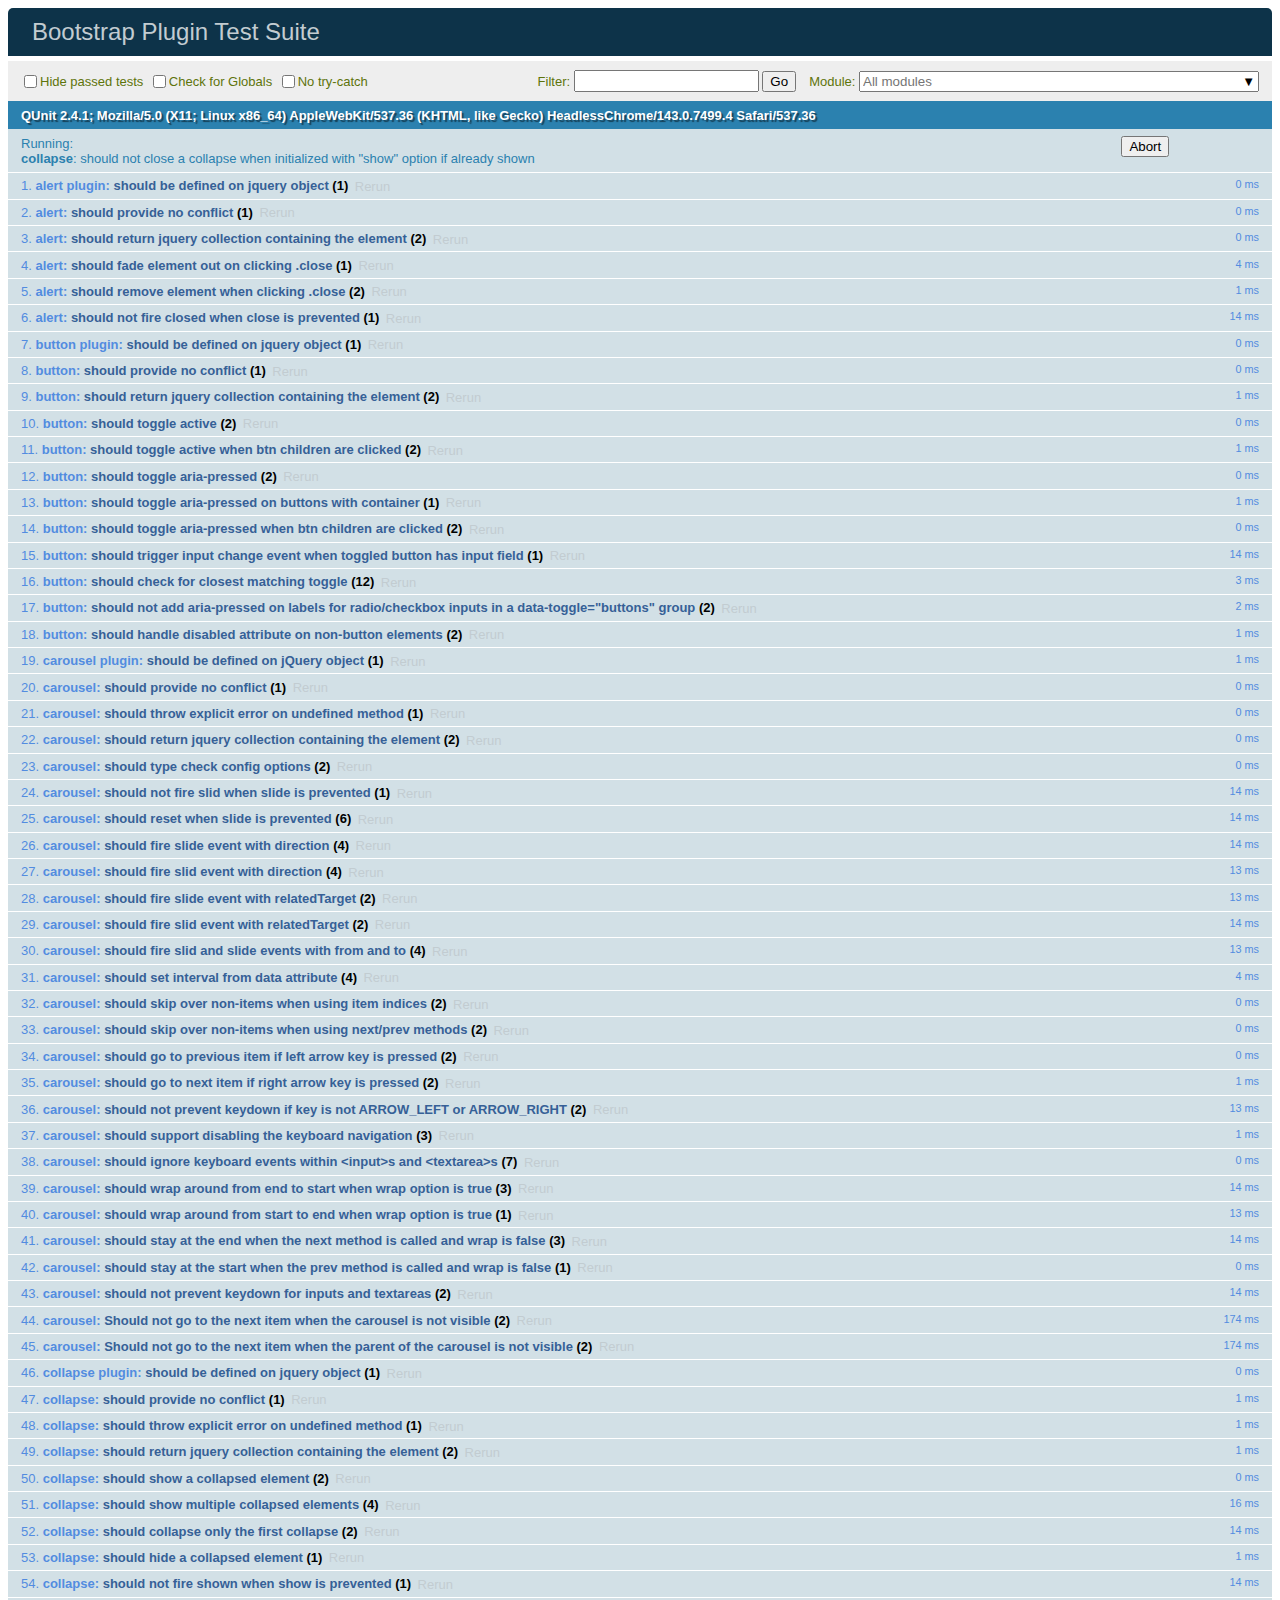
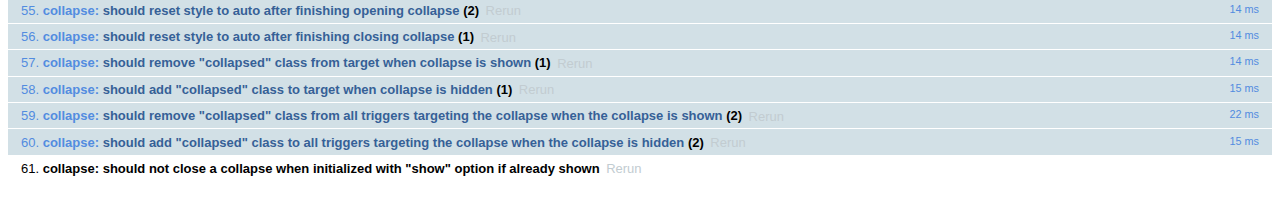
<file: public/css/bootstrap-4.0.0/js/tests/index.html>
<!doctype html>
<html lang="en">
  <head>
    <meta charset="utf-8">
    <meta name="viewport" content="width=device-width, initial-scale=1, shrink-to-fit=no">
    <title>Bootstrap Plugin Test Suite</title>

    <!-- jQuery -->
    <script>
      (function () {
        var path = '../../assets/js/vendor/jquery-slim.min.js'
        // get jquery param from the query string.
        var jQueryVersion = location.search.match(/[?&]jquery=(.*?)(?=&|$)/)

        // If a version was specified, use that version from our vendor folder
        if (jQueryVersion) {
          path = 'vendor/jquery-' + jQueryVersion[1] + '.min.js'
        }
        document.write('<script src="' + path + '"><\/script>')
      }())
    </script>
    <script src="../../assets/js/vendor/popper.min.js"></script>

    <!-- QUnit -->
    <link rel="stylesheet" href="vendor/qunit.css" media="screen">
    <script src="vendor/qunit.js"></script>

    <script>
      // Disable jQuery event aliases to ensure we don't accidentally use any of them
      [
        'blur',
        'focus',
        'focusin',
        'focusout',
        'resize',
        'scroll',
        'click',
        'dblclick',
        'mousedown',
        'mouseup',
        'mousemove',
        'mouseover',
        'mouseout',
        'mouseenter',
        'mouseleave',
        'change',
        'select',
        'submit',
        'keydown',
        'keypress',
        'keyup',
        'contextmenu'
      ].forEach(function(eventAlias) {
        $.fn[eventAlias] = function() {
          throw new Error('Using the ".' + eventAlias + '()" method is not allowed, so that Bootstrap can be compatible with custom jQuery builds which exclude the "event aliases" module that defines said method. See https://github.com/twbs/bootstrap/blob/master/CONTRIBUTING.md#js')
        }
      })

      // Require assert.expect in each test
      QUnit.config.requireExpects = true

      // See https://github.com/axemclion/grunt-saucelabs#test-result-details-with-qunit
      var log = []
      var testName

      QUnit.done(function(testResults) {
        var tests = []
        for (var i = 0; i < log.length; i++) {
          var details = log[i]
          tests.push({
            name: details.name,
            result: details.result,
            expected: details.expected,
            actual: details.actual,
            source: details.source
          })
        }
        testResults.tests = tests

        window.global_test_results = testResults
      })

      QUnit.testStart(function(testDetails) {
        QUnit.log(function(details) {
          if (!details.result) {
            details.name = testDetails.name
            log.push(details)
          }
        })
      })

      // Display fixture on-screen on iOS to avoid false positives
      // See https://github.com/twbs/bootstrap/pull/15955
      if (/iPhone|iPad|iPod/.test(navigator.userAgent)) {
        QUnit.begin(function() {
          $('#qunit-fixture').css({ top: 0, left: 0 })
        })

        QUnit.done(function() {
          $('#qunit-fixture').css({ top: '', left: '' })
        })
      }
    </script>

    <!-- Transpiled Plugins -->
    <script src="../dist/util.js"></script>
    <script src="../dist/alert.js"></script>
    <script src="../dist/button.js"></script>
    <script src="../dist/carousel.js"></script>
    <script src="../dist/collapse.js"></script>
    <script src="../dist/dropdown.js"></script>
    <script src="../dist/modal.js"></script>
    <script src="../dist/scrollspy.js"></script>
    <script src="../dist/tab.js"></script>
    <script src="../dist/tooltip.js"></script>
    <script src="../dist/popover.js"></script>

    <!-- Unit Tests -->
    <script src="unit/alert.js"></script>
    <script src="unit/button.js"></script>
    <script src="unit/carousel.js"></script>
    <script src="unit/collapse.js"></script>
    <script src="unit/dropdown.js"></script>
    <script src="unit/modal.js"></script>
    <script src="unit/scrollspy.js"></script>
    <script src="unit/tab.js"></script>
    <script src="unit/tooltip.js"></script>
    <script src="unit/popover.js"></script>
    <script src="unit/util.js"></script>
  </head>
  <body>
    <div id="qunit-container">
      <div id="qunit"></div>
      <div id="qunit-fixture"></div>
    </div>
  </body>
</html>
</file>
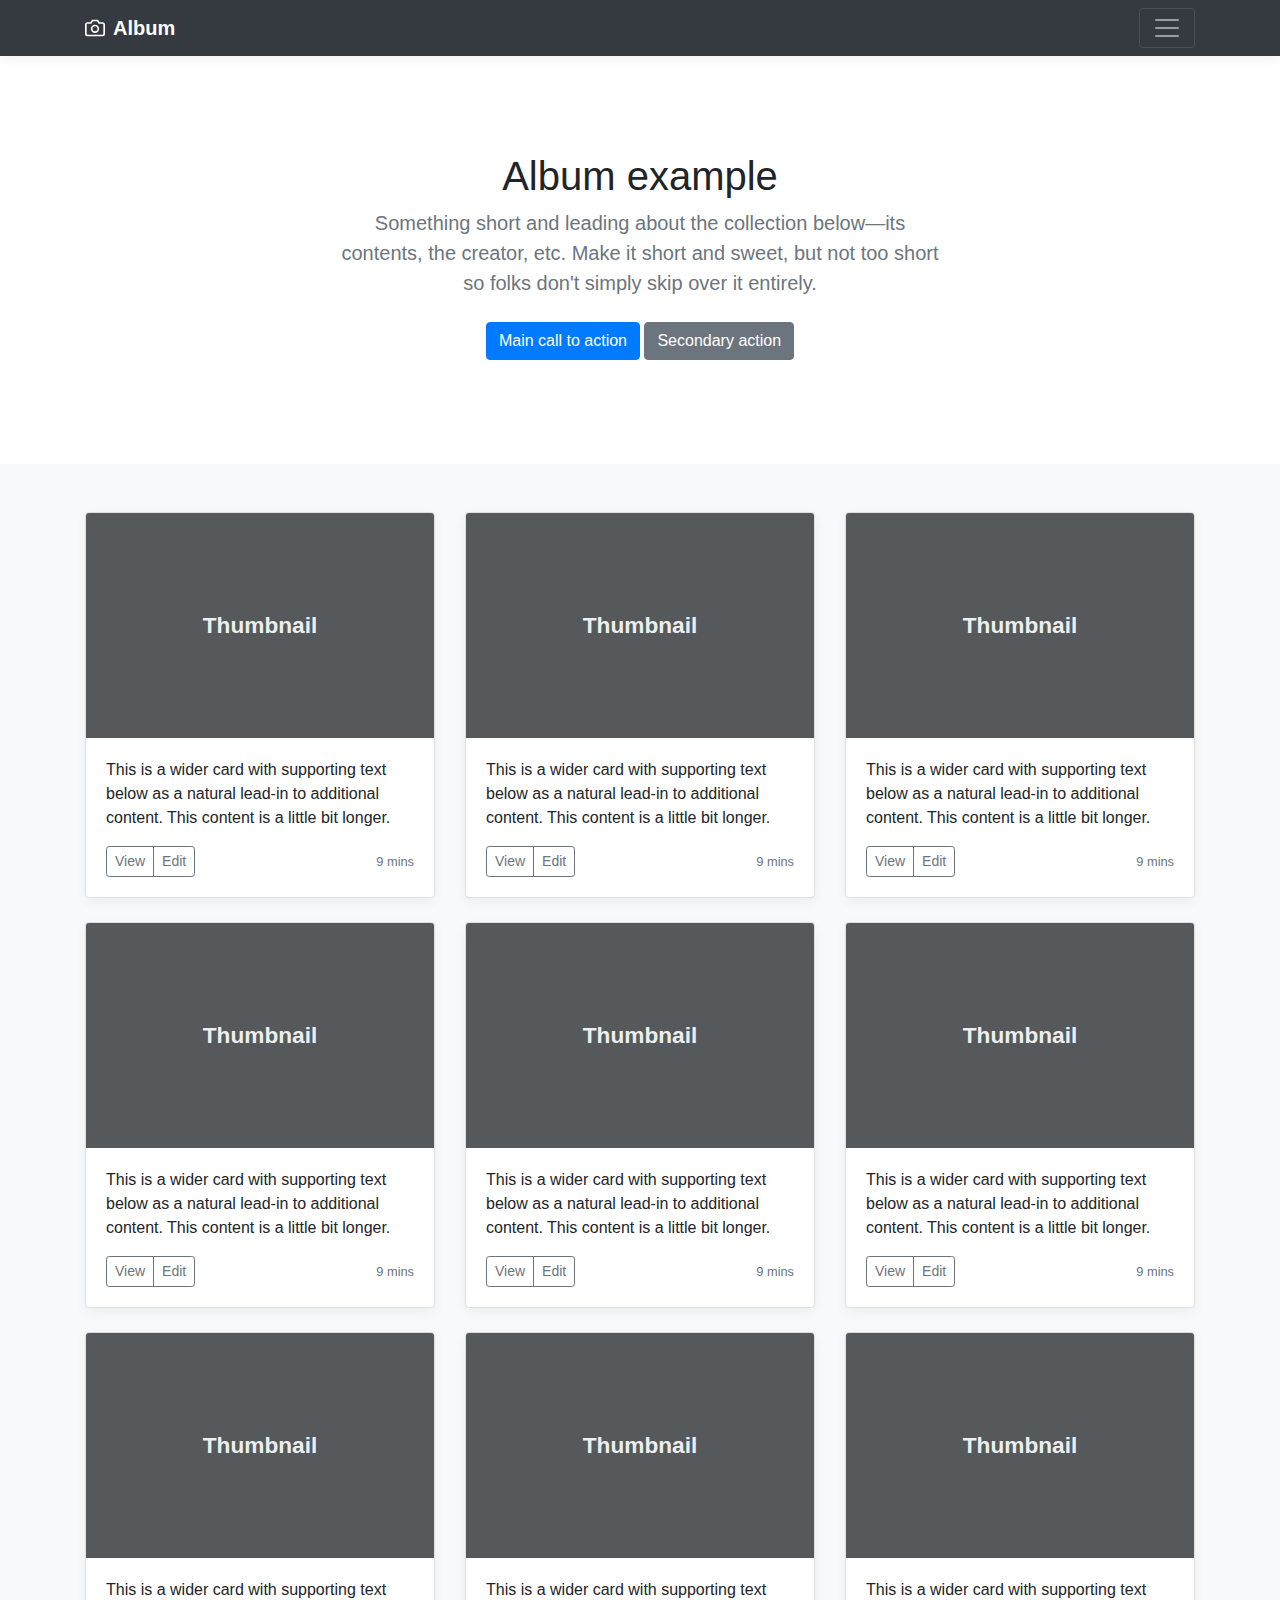
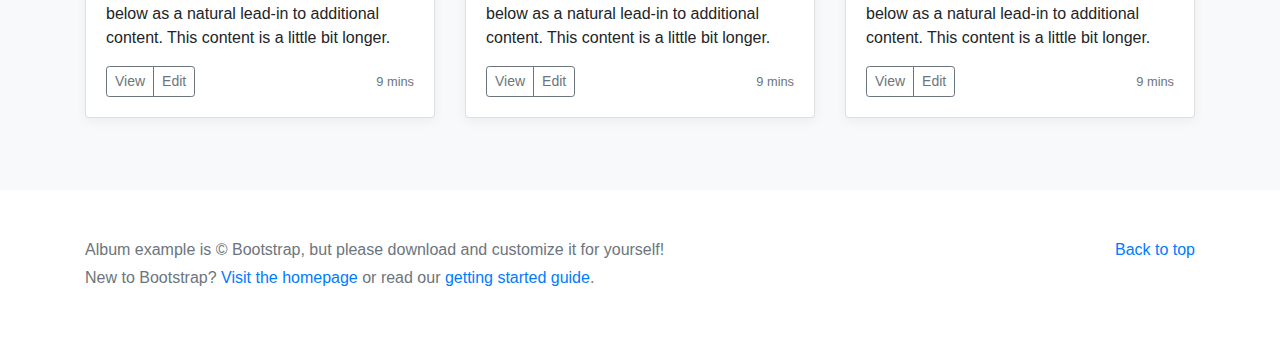
<file: public/css/bootstrap-4.0.0/docs/4.0/examples/album/index.html>
<!doctype html>
<html lang="en">
  <head>
    <meta charset="utf-8">
    <meta name="viewport" content="width=device-width, initial-scale=1, shrink-to-fit=no">
    <meta name="description" content="">
    <meta name="author" content="">
    <link rel="icon" href="../../../../favicon.ico">

    <title>Album example for Bootstrap</title>

    <!-- Bootstrap core CSS -->
    <link href="../../../../dist/css/bootstrap.min.css" rel="stylesheet">

    <!-- Custom styles for this template -->
    <link href="album.css" rel="stylesheet">
  </head>

  <body>

    <header>
      <div class="collapse bg-dark" id="navbarHeader">
        <div class="container">
          <div class="row">
            <div class="col-sm-8 col-md-7 py-4">
              <h4 class="text-white">About</h4>
              <p class="text-muted">Add some information about the album below, the author, or any other background context. Make it a few sentences long so folks can pick up some informative tidbits. Then, link them off to some social networking sites or contact information.</p>
            </div>
            <div class="col-sm-4 offset-md-1 py-4">
              <h4 class="text-white">Contact</h4>
              <ul class="list-unstyled">
                <li><a href="#" class="text-white">Follow on Twitter</a></li>
                <li><a href="#" class="text-white">Like on Facebook</a></li>
                <li><a href="#" class="text-white">Email me</a></li>
              </ul>
            </div>
          </div>
        </div>
      </div>
      <div class="navbar navbar-dark bg-dark box-shadow">
        <div class="container d-flex justify-content-between">
          <a href="#" class="navbar-brand d-flex align-items-center">
            <svg xmlns="http://www.w3.org/2000/svg" width="20" height="20" viewBox="0 0 24 24" fill="none" stroke="currentColor" stroke-width="2" stroke-linecap="round" stroke-linejoin="round" class="mr-2"><path d="M23 19a2 2 0 0 1-2 2H3a2 2 0 0 1-2-2V8a2 2 0 0 1 2-2h4l2-3h6l2 3h4a2 2 0 0 1 2 2z"></path><circle cx="12" cy="13" r="4"></circle></svg>
            <strong>Album</strong>
          </a>
          <button class="navbar-toggler" type="button" data-toggle="collapse" data-target="#navbarHeader" aria-controls="navbarHeader" aria-expanded="false" aria-label="Toggle navigation">
            <span class="navbar-toggler-icon"></span>
          </button>
        </div>
      </div>
    </header>

    <main role="main">

      <section class="jumbotron text-center">
        <div class="container">
          <h1 class="jumbotron-heading">Album example</h1>
          <p class="lead text-muted">Something short and leading about the collection below—its contents, the creator, etc. Make it short and sweet, but not too short so folks don't simply skip over it entirely.</p>
          <p>
            <a href="#" class="btn btn-primary my-2">Main call to action</a>
            <a href="#" class="btn btn-secondary my-2">Secondary action</a>
          </p>
        </div>
      </section>

      <div class="album py-5 bg-light">
        <div class="container">

          <div class="row">
            <div class="col-md-4">
              <div class="card mb-4 box-shadow">
                <img class="card-img-top" data-src="holder.js/100px225?theme=thumb&bg=55595c&fg=eceeef&text=Thumbnail" alt="Card image cap">
                <div class="card-body">
                  <p class="card-text">This is a wider card with supporting text below as a natural lead-in to additional content. This content is a little bit longer.</p>
                  <div class="d-flex justify-content-between align-items-center">
                    <div class="btn-group">
                      <button type="button" class="btn btn-sm btn-outline-secondary">View</button>
                      <button type="button" class="btn btn-sm btn-outline-secondary">Edit</button>
                    </div>
                    <small class="text-muted">9 mins</small>
                  </div>
                </div>
              </div>
            </div>
            <div class="col-md-4">
              <div class="card mb-4 box-shadow">
                <img class="card-img-top" data-src="holder.js/100px225?theme=thumb&bg=55595c&fg=eceeef&text=Thumbnail" alt="Card image cap">
                <div class="card-body">
                  <p class="card-text">This is a wider card with supporting text below as a natural lead-in to additional content. This content is a little bit longer.</p>
                  <div class="d-flex justify-content-between align-items-center">
                    <div class="btn-group">
                      <button type="button" class="btn btn-sm btn-outline-secondary">View</button>
                      <button type="button" class="btn btn-sm btn-outline-secondary">Edit</button>
                    </div>
                    <small class="text-muted">9 mins</small>
                  </div>
                </div>
              </div>
            </div>
            <div class="col-md-4">
              <div class="card mb-4 box-shadow">
                <img class="card-img-top" data-src="holder.js/100px225?theme=thumb&bg=55595c&fg=eceeef&text=Thumbnail" alt="Card image cap">
                <div class="card-body">
                  <p class="card-text">This is a wider card with supporting text below as a natural lead-in to additional content. This content is a little bit longer.</p>
                  <div class="d-flex justify-content-between align-items-center">
                    <div class="btn-group">
                      <button type="button" class="btn btn-sm btn-outline-secondary">View</button>
                      <button type="button" class="btn btn-sm btn-outline-secondary">Edit</button>
                    </div>
                    <small class="text-muted">9 mins</small>
                  </div>
                </div>
              </div>
            </div>

            <div class="col-md-4">
              <div class="card mb-4 box-shadow">
                <img class="card-img-top" data-src="holder.js/100px225?theme=thumb&bg=55595c&fg=eceeef&text=Thumbnail" alt="Card image cap">
                <div class="card-body">
                  <p class="card-text">This is a wider card with supporting text below as a natural lead-in to additional content. This content is a little bit longer.</p>
                  <div class="d-flex justify-content-between align-items-center">
                    <div class="btn-group">
                      <button type="button" class="btn btn-sm btn-outline-secondary">View</button>
                      <button type="button" class="btn btn-sm btn-outline-secondary">Edit</button>
                    </div>
                    <small class="text-muted">9 mins</small>
                  </div>
                </div>
              </div>
            </div>
            <div class="col-md-4">
              <div class="card mb-4 box-shadow">
                <img class="card-img-top" data-src="holder.js/100px225?theme=thumb&bg=55595c&fg=eceeef&text=Thumbnail" alt="Card image cap">
                <div class="card-body">
                  <p class="card-text">This is a wider card with supporting text below as a natural lead-in to additional content. This content is a little bit longer.</p>
                  <div class="d-flex justify-content-between align-items-center">
                    <div class="btn-group">
                      <button type="button" class="btn btn-sm btn-outline-secondary">View</button>
                      <button type="button" class="btn btn-sm btn-outline-secondary">Edit</button>
                    </div>
                    <small class="text-muted">9 mins</small>
                  </div>
                </div>
              </div>
            </div>
            <div class="col-md-4">
              <div class="card mb-4 box-shadow">
                <img class="card-img-top" data-src="holder.js/100px225?theme=thumb&bg=55595c&fg=eceeef&text=Thumbnail" alt="Card image cap">
                <div class="card-body">
                  <p class="card-text">This is a wider card with supporting text below as a natural lead-in to additional content. This content is a little bit longer.</p>
                  <div class="d-flex justify-content-between align-items-center">
                    <div class="btn-group">
                      <button type="button" class="btn btn-sm btn-outline-secondary">View</button>
                      <button type="button" class="btn btn-sm btn-outline-secondary">Edit</button>
                    </div>
                    <small class="text-muted">9 mins</small>
                  </div>
                </div>
              </div>
            </div>

            <div class="col-md-4">
              <div class="card mb-4 box-shadow">
                <img class="card-img-top" data-src="holder.js/100px225?theme=thumb&bg=55595c&fg=eceeef&text=Thumbnail" alt="Card image cap">
                <div class="card-body">
                  <p class="card-text">This is a wider card with supporting text below as a natural lead-in to additional content. This content is a little bit longer.</p>
                  <div class="d-flex justify-content-between align-items-center">
                    <div class="btn-group">
                      <button type="button" class="btn btn-sm btn-outline-secondary">View</button>
                      <button type="button" class="btn btn-sm btn-outline-secondary">Edit</button>
                    </div>
                    <small class="text-muted">9 mins</small>
                  </div>
                </div>
              </div>
            </div>
            <div class="col-md-4">
              <div class="card mb-4 box-shadow">
                <img class="card-img-top" data-src="holder.js/100px225?theme=thumb&bg=55595c&fg=eceeef&text=Thumbnail" alt="Card image cap">
                <div class="card-body">
                  <p class="card-text">This is a wider card with supporting text below as a natural lead-in to additional content. This content is a little bit longer.</p>
                  <div class="d-flex justify-content-between align-items-center">
                    <div class="btn-group">
                      <button type="button" class="btn btn-sm btn-outline-secondary">View</button>
                      <button type="button" class="btn btn-sm btn-outline-secondary">Edit</button>
                    </div>
                    <small class="text-muted">9 mins</small>
                  </div>
                </div>
              </div>
            </div>
            <div class="col-md-4">
              <div class="card mb-4 box-shadow">
                <img class="card-img-top" data-src="holder.js/100px225?theme=thumb&bg=55595c&fg=eceeef&text=Thumbnail" alt="Card image cap">
                <div class="card-body">
                  <p class="card-text">This is a wider card with supporting text below as a natural lead-in to additional content. This content is a little bit longer.</p>
                  <div class="d-flex justify-content-between align-items-center">
                    <div class="btn-group">
                      <button type="button" class="btn btn-sm btn-outline-secondary">View</button>
                      <button type="button" class="btn btn-sm btn-outline-secondary">Edit</button>
                    </div>
                    <small class="text-muted">9 mins</small>
                  </div>
                </div>
              </div>
            </div>
          </div>
        </div>
      </div>

    </main>

    <footer class="text-muted">
      <div class="container">
        <p class="float-right">
          <a href="#">Back to top</a>
        </p>
        <p>Album example is &copy; Bootstrap, but please download and customize it for yourself!</p>
        <p>New to Bootstrap? <a href="../../">Visit the homepage</a> or read our <a href="../../getting-started/">getting started guide</a>.</p>
      </div>
    </footer>

    <!-- Bootstrap core JavaScript
    ================================================== -->
    <!-- Placed at the end of the document so the pages load faster -->
    <script src="https://code.jquery.com/jquery-3.2.1.slim.min.js" integrity="sha384-KJ3o2DKtIkvYIK3UENzmM7KCkRr/rE9/Qpg6aAZGJwFDMVNA/GpGFF93hXpG5KkN" crossorigin="anonymous"></script>
    <script>window.jQuery || document.write('<script src="../../../../assets/js/vendor/jquery-slim.min.js"><\/script>')</script>
    <script src="../../../../assets/js/vendor/popper.min.js"></script>
    <script src="../../../../dist/js/bootstrap.min.js"></script>
    <script src="../../../../assets/js/vendor/holder.min.js"></script>
  </body>
</html>
</file>
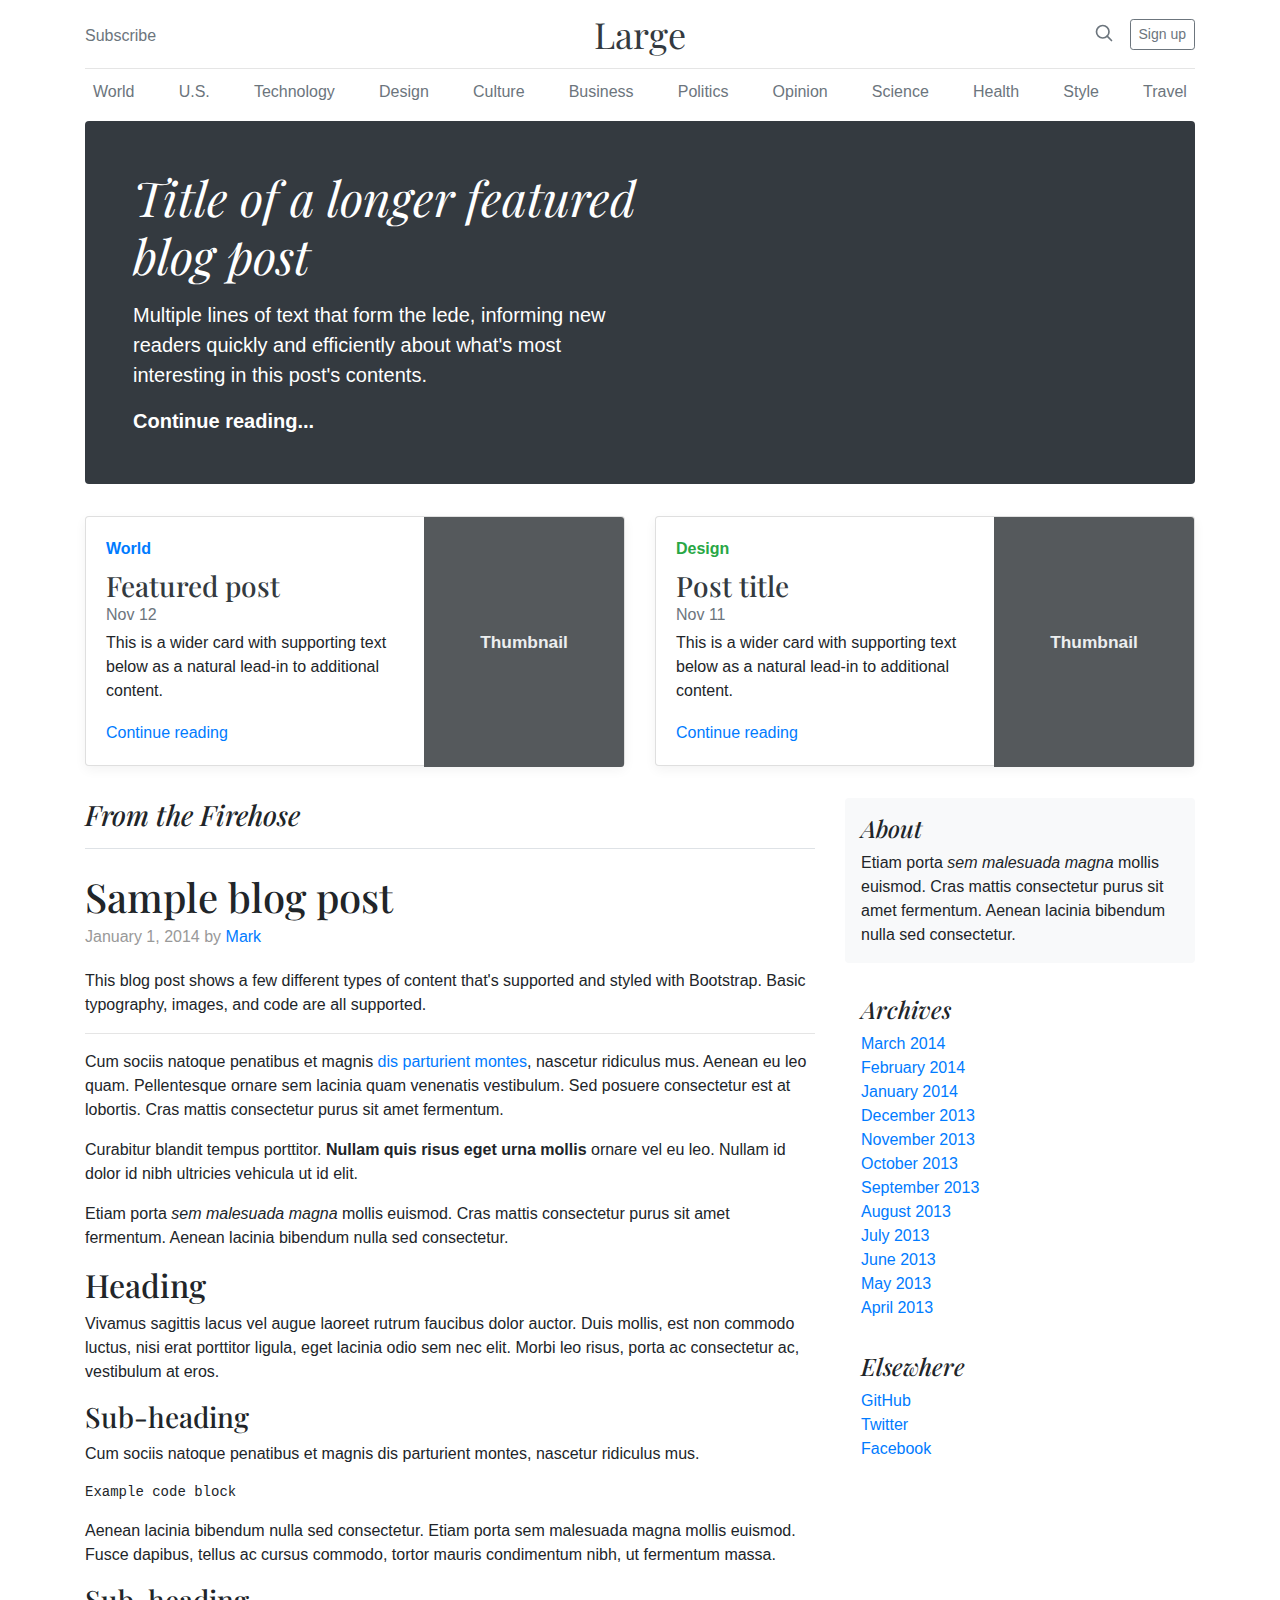
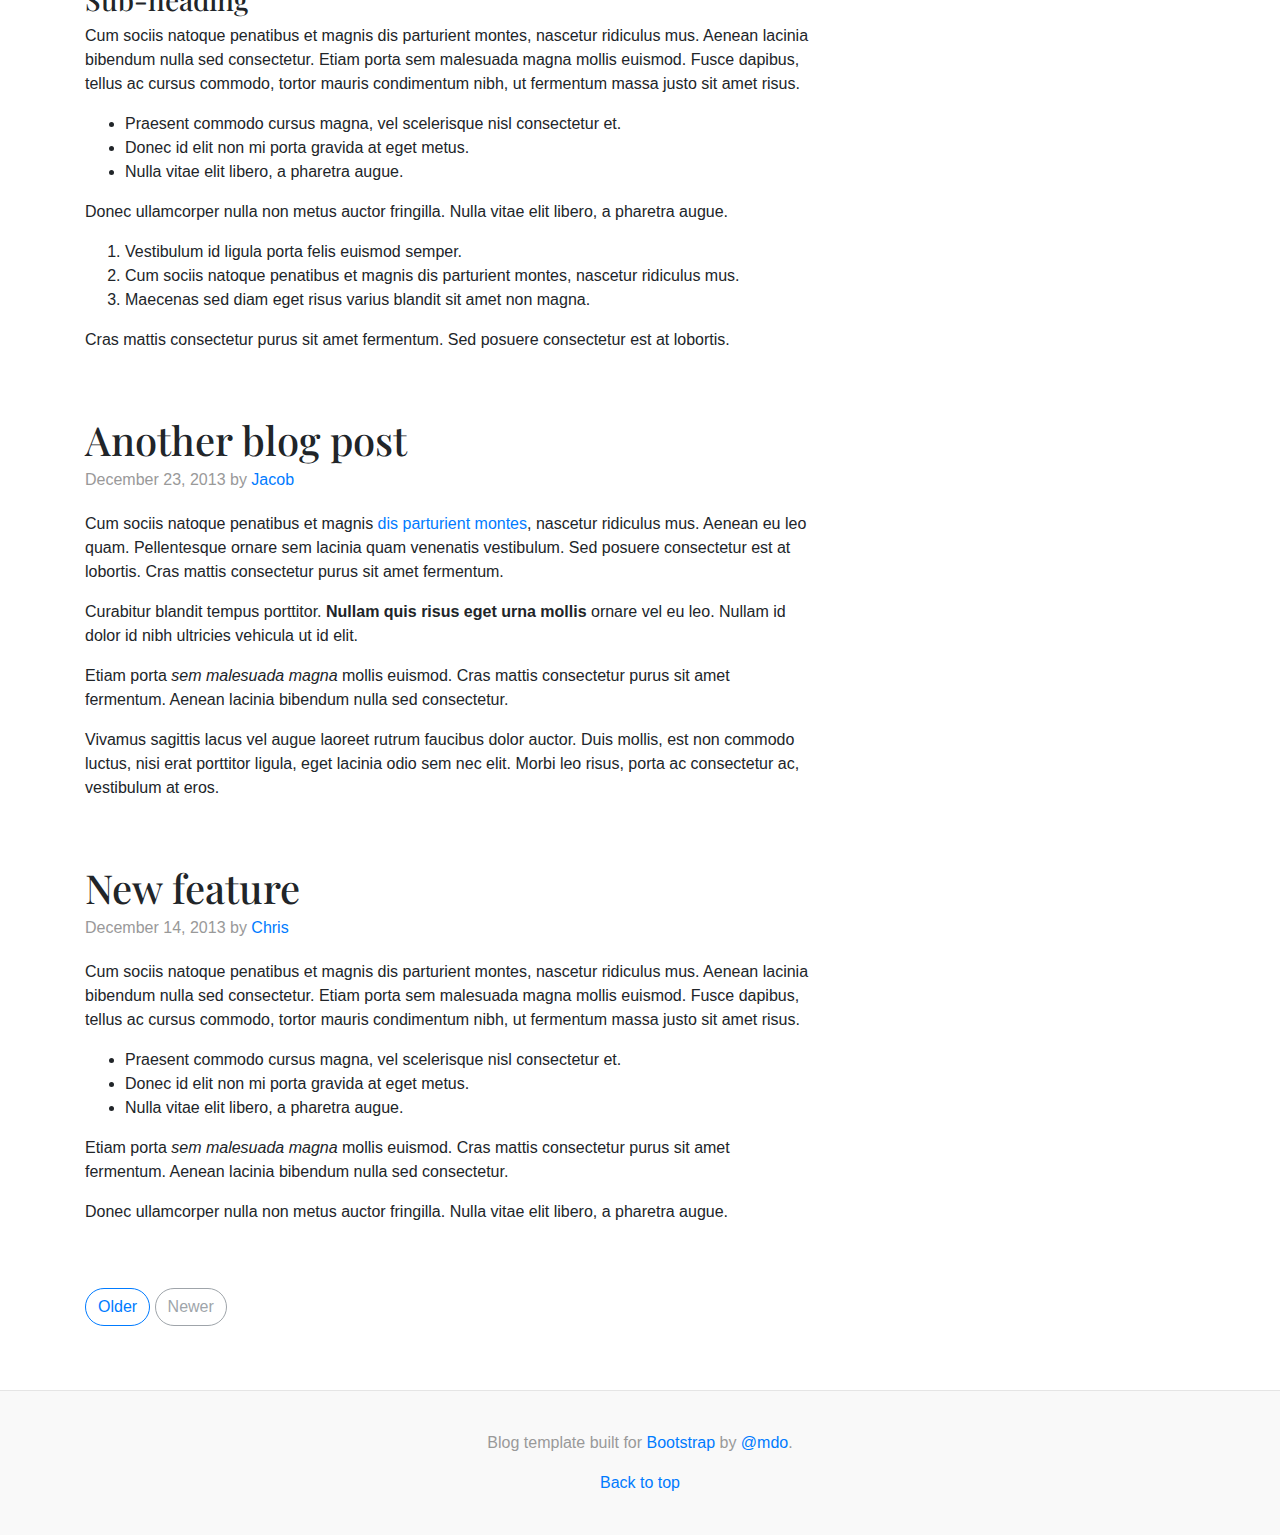
<file: public/css/bootstrap-4.0.0/docs/4.0/examples/blog/index.html>
<!doctype html>
<html lang="en">
  <head>
    <meta charset="utf-8">
    <meta name="viewport" content="width=device-width, initial-scale=1, shrink-to-fit=no">
    <meta name="description" content="">
    <meta name="author" content="">
    <link rel="icon" href="../../../../favicon.ico">

    <title>Blog Template for Bootstrap</title>

    <!-- Bootstrap core CSS -->
    <link href="../../../../dist/css/bootstrap.min.css" rel="stylesheet">

    <!-- Custom styles for this template -->
    <link href="https://fonts.googleapis.com/css?family=Playfair+Display:700,900" rel="stylesheet">
    <link href="blog.css" rel="stylesheet">
  </head>

  <body>

    <div class="container">
      <header class="blog-header py-3">
        <div class="row flex-nowrap justify-content-between align-items-center">
          <div class="col-4 pt-1">
            <a class="text-muted" href="#">Subscribe</a>
          </div>
          <div class="col-4 text-center">
            <a class="blog-header-logo text-dark" href="#">Large</a>
          </div>
          <div class="col-4 d-flex justify-content-end align-items-center">
            <a class="text-muted" href="#">
              <svg xmlns="http://www.w3.org/2000/svg" width="20" height="20" viewBox="0 0 24 24" fill="none" stroke="currentColor" stroke-width="2" stroke-linecap="round" stroke-linejoin="round" class="mx-3"><circle cx="10.5" cy="10.5" r="7.5"></circle><line x1="21" y1="21" x2="15.8" y2="15.8"></line></svg>
            </a>
            <a class="btn btn-sm btn-outline-secondary" href="#">Sign up</a>
          </div>
        </div>
      </header>

      <div class="nav-scroller py-1 mb-2">
        <nav class="nav d-flex justify-content-between">
          <a class="p-2 text-muted" href="#">World</a>
          <a class="p-2 text-muted" href="#">U.S.</a>
          <a class="p-2 text-muted" href="#">Technology</a>
          <a class="p-2 text-muted" href="#">Design</a>
          <a class="p-2 text-muted" href="#">Culture</a>
          <a class="p-2 text-muted" href="#">Business</a>
          <a class="p-2 text-muted" href="#">Politics</a>
          <a class="p-2 text-muted" href="#">Opinion</a>
          <a class="p-2 text-muted" href="#">Science</a>
          <a class="p-2 text-muted" href="#">Health</a>
          <a class="p-2 text-muted" href="#">Style</a>
          <a class="p-2 text-muted" href="#">Travel</a>
        </nav>
      </div>

      <div class="jumbotron p-3 p-md-5 text-white rounded bg-dark">
        <div class="col-md-6 px-0">
          <h1 class="display-4 font-italic">Title of a longer featured blog post</h1>
          <p class="lead my-3">Multiple lines of text that form the lede, informing new readers quickly and efficiently about what's most interesting in this post's contents.</p>
          <p class="lead mb-0"><a href="#" class="text-white font-weight-bold">Continue reading...</a></p>
        </div>
      </div>

      <div class="row mb-2">
        <div class="col-md-6">
          <div class="card flex-md-row mb-4 box-shadow h-md-250">
            <div class="card-body d-flex flex-column align-items-start">
              <strong class="d-inline-block mb-2 text-primary">World</strong>
              <h3 class="mb-0">
                <a class="text-dark" href="#">Featured post</a>
              </h3>
              <div class="mb-1 text-muted">Nov 12</div>
              <p class="card-text mb-auto">This is a wider card with supporting text below as a natural lead-in to additional content.</p>
              <a href="#">Continue reading</a>
            </div>
            <img class="card-img-right flex-auto d-none d-md-block" data-src="holder.js/200x250?theme=thumb" alt="Card image cap">
          </div>
        </div>
        <div class="col-md-6">
          <div class="card flex-md-row mb-4 box-shadow h-md-250">
            <div class="card-body d-flex flex-column align-items-start">
              <strong class="d-inline-block mb-2 text-success">Design</strong>
              <h3 class="mb-0">
                <a class="text-dark" href="#">Post title</a>
              </h3>
              <div class="mb-1 text-muted">Nov 11</div>
              <p class="card-text mb-auto">This is a wider card with supporting text below as a natural lead-in to additional content.</p>
              <a href="#">Continue reading</a>
            </div>
            <img class="card-img-right flex-auto d-none d-md-block" data-src="holder.js/200x250?theme=thumb" alt="Card image cap">
          </div>
        </div>
      </div>
    </div>

    <main role="main" class="container">
      <div class="row">
        <div class="col-md-8 blog-main">
          <h3 class="pb-3 mb-4 font-italic border-bottom">
            From the Firehose
          </h3>

          <div class="blog-post">
            <h2 class="blog-post-title">Sample blog post</h2>
            <p class="blog-post-meta">January 1, 2014 by <a href="#">Mark</a></p>

            <p>This blog post shows a few different types of content that's supported and styled with Bootstrap. Basic typography, images, and code are all supported.</p>
            <hr>
            <p>Cum sociis natoque penatibus et magnis <a href="#">dis parturient montes</a>, nascetur ridiculus mus. Aenean eu leo quam. Pellentesque ornare sem lacinia quam venenatis vestibulum. Sed posuere consectetur est at lobortis. Cras mattis consectetur purus sit amet fermentum.</p>
            <blockquote>
              <p>Curabitur blandit tempus porttitor. <strong>Nullam quis risus eget urna mollis</strong> ornare vel eu leo. Nullam id dolor id nibh ultricies vehicula ut id elit.</p>
            </blockquote>
            <p>Etiam porta <em>sem malesuada magna</em> mollis euismod. Cras mattis consectetur purus sit amet fermentum. Aenean lacinia bibendum nulla sed consectetur.</p>
            <h2>Heading</h2>
            <p>Vivamus sagittis lacus vel augue laoreet rutrum faucibus dolor auctor. Duis mollis, est non commodo luctus, nisi erat porttitor ligula, eget lacinia odio sem nec elit. Morbi leo risus, porta ac consectetur ac, vestibulum at eros.</p>
            <h3>Sub-heading</h3>
            <p>Cum sociis natoque penatibus et magnis dis parturient montes, nascetur ridiculus mus.</p>
            <pre><code>Example code block</code></pre>
            <p>Aenean lacinia bibendum nulla sed consectetur. Etiam porta sem malesuada magna mollis euismod. Fusce dapibus, tellus ac cursus commodo, tortor mauris condimentum nibh, ut fermentum massa.</p>
            <h3>Sub-heading</h3>
            <p>Cum sociis natoque penatibus et magnis dis parturient montes, nascetur ridiculus mus. Aenean lacinia bibendum nulla sed consectetur. Etiam porta sem malesuada magna mollis euismod. Fusce dapibus, tellus ac cursus commodo, tortor mauris condimentum nibh, ut fermentum massa justo sit amet risus.</p>
            <ul>
              <li>Praesent commodo cursus magna, vel scelerisque nisl consectetur et.</li>
              <li>Donec id elit non mi porta gravida at eget metus.</li>
              <li>Nulla vitae elit libero, a pharetra augue.</li>
            </ul>
            <p>Donec ullamcorper nulla non metus auctor fringilla. Nulla vitae elit libero, a pharetra augue.</p>
            <ol>
              <li>Vestibulum id ligula porta felis euismod semper.</li>
              <li>Cum sociis natoque penatibus et magnis dis parturient montes, nascetur ridiculus mus.</li>
              <li>Maecenas sed diam eget risus varius blandit sit amet non magna.</li>
            </ol>
            <p>Cras mattis consectetur purus sit amet fermentum. Sed posuere consectetur est at lobortis.</p>
          </div><!-- /.blog-post -->

          <div class="blog-post">
            <h2 class="blog-post-title">Another blog post</h2>
            <p class="blog-post-meta">December 23, 2013 by <a href="#">Jacob</a></p>

            <p>Cum sociis natoque penatibus et magnis <a href="#">dis parturient montes</a>, nascetur ridiculus mus. Aenean eu leo quam. Pellentesque ornare sem lacinia quam venenatis vestibulum. Sed posuere consectetur est at lobortis. Cras mattis consectetur purus sit amet fermentum.</p>
            <blockquote>
              <p>Curabitur blandit tempus porttitor. <strong>Nullam quis risus eget urna mollis</strong> ornare vel eu leo. Nullam id dolor id nibh ultricies vehicula ut id elit.</p>
            </blockquote>
            <p>Etiam porta <em>sem malesuada magna</em> mollis euismod. Cras mattis consectetur purus sit amet fermentum. Aenean lacinia bibendum nulla sed consectetur.</p>
            <p>Vivamus sagittis lacus vel augue laoreet rutrum faucibus dolor auctor. Duis mollis, est non commodo luctus, nisi erat porttitor ligula, eget lacinia odio sem nec elit. Morbi leo risus, porta ac consectetur ac, vestibulum at eros.</p>
          </div><!-- /.blog-post -->

          <div class="blog-post">
            <h2 class="blog-post-title">New feature</h2>
            <p class="blog-post-meta">December 14, 2013 by <a href="#">Chris</a></p>

            <p>Cum sociis natoque penatibus et magnis dis parturient montes, nascetur ridiculus mus. Aenean lacinia bibendum nulla sed consectetur. Etiam porta sem malesuada magna mollis euismod. Fusce dapibus, tellus ac cursus commodo, tortor mauris condimentum nibh, ut fermentum massa justo sit amet risus.</p>
            <ul>
              <li>Praesent commodo cursus magna, vel scelerisque nisl consectetur et.</li>
              <li>Donec id elit non mi porta gravida at eget metus.</li>
              <li>Nulla vitae elit libero, a pharetra augue.</li>
            </ul>
            <p>Etiam porta <em>sem malesuada magna</em> mollis euismod. Cras mattis consectetur purus sit amet fermentum. Aenean lacinia bibendum nulla sed consectetur.</p>
            <p>Donec ullamcorper nulla non metus auctor fringilla. Nulla vitae elit libero, a pharetra augue.</p>
          </div><!-- /.blog-post -->

          <nav class="blog-pagination">
            <a class="btn btn-outline-primary" href="#">Older</a>
            <a class="btn btn-outline-secondary disabled" href="#">Newer</a>
          </nav>

        </div><!-- /.blog-main -->

        <aside class="col-md-4 blog-sidebar">
          <div class="p-3 mb-3 bg-light rounded">
            <h4 class="font-italic">About</h4>
            <p class="mb-0">Etiam porta <em>sem malesuada magna</em> mollis euismod. Cras mattis consectetur purus sit amet fermentum. Aenean lacinia bibendum nulla sed consectetur.</p>
          </div>

          <div class="p-3">
            <h4 class="font-italic">Archives</h4>
            <ol class="list-unstyled mb-0">
              <li><a href="#">March 2014</a></li>
              <li><a href="#">February 2014</a></li>
              <li><a href="#">January 2014</a></li>
              <li><a href="#">December 2013</a></li>
              <li><a href="#">November 2013</a></li>
              <li><a href="#">October 2013</a></li>
              <li><a href="#">September 2013</a></li>
              <li><a href="#">August 2013</a></li>
              <li><a href="#">July 2013</a></li>
              <li><a href="#">June 2013</a></li>
              <li><a href="#">May 2013</a></li>
              <li><a href="#">April 2013</a></li>
            </ol>
          </div>

          <div class="p-3">
            <h4 class="font-italic">Elsewhere</h4>
            <ol class="list-unstyled">
              <li><a href="#">GitHub</a></li>
              <li><a href="#">Twitter</a></li>
              <li><a href="#">Facebook</a></li>
            </ol>
          </div>
        </aside><!-- /.blog-sidebar -->

      </div><!-- /.row -->

    </main><!-- /.container -->

    <footer class="blog-footer">
      <p>Blog template built for <a href="https://getbootstrap.com/">Bootstrap</a> by <a href="https://twitter.com/mdo">@mdo</a>.</p>
      <p>
        <a href="#">Back to top</a>
      </p>
    </footer>

    <!-- Bootstrap core JavaScript
    ================================================== -->
    <!-- Placed at the end of the document so the pages load faster -->
    <script src="https://code.jquery.com/jquery-3.2.1.slim.min.js" integrity="sha384-KJ3o2DKtIkvYIK3UENzmM7KCkRr/rE9/Qpg6aAZGJwFDMVNA/GpGFF93hXpG5KkN" crossorigin="anonymous"></script>
    <script>window.jQuery || document.write('<script src="../../../../assets/js/vendor/jquery-slim.min.js"><\/script>')</script>
    <script src="../../../../assets/js/vendor/popper.min.js"></script>
    <script src="../../../../dist/js/bootstrap.min.js"></script>
    <script src="../../../../assets/js/vendor/holder.min.js"></script>
    <script>
      Holder.addTheme('thumb', {
        bg: '#55595c',
        fg: '#eceeef',
        text: 'Thumbnail'
      });
    </script>
  </body>
</html>
</file>
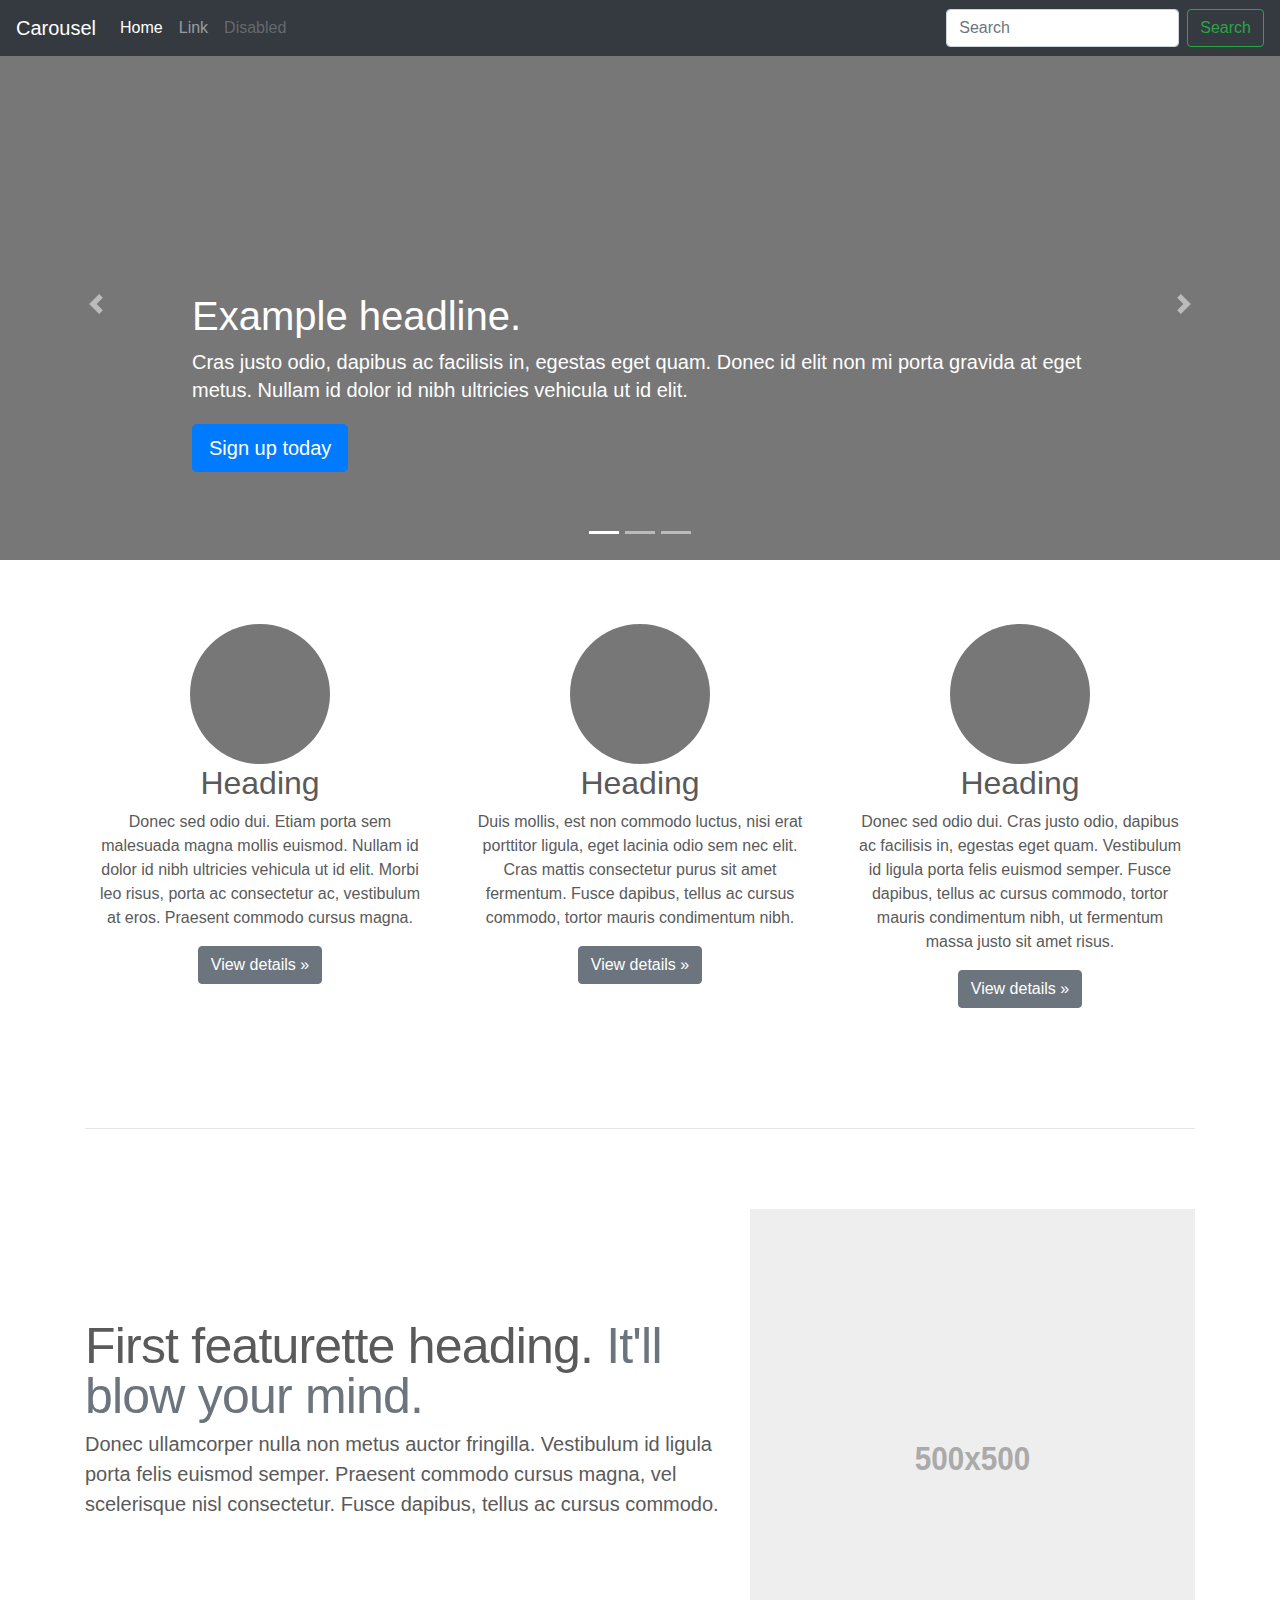
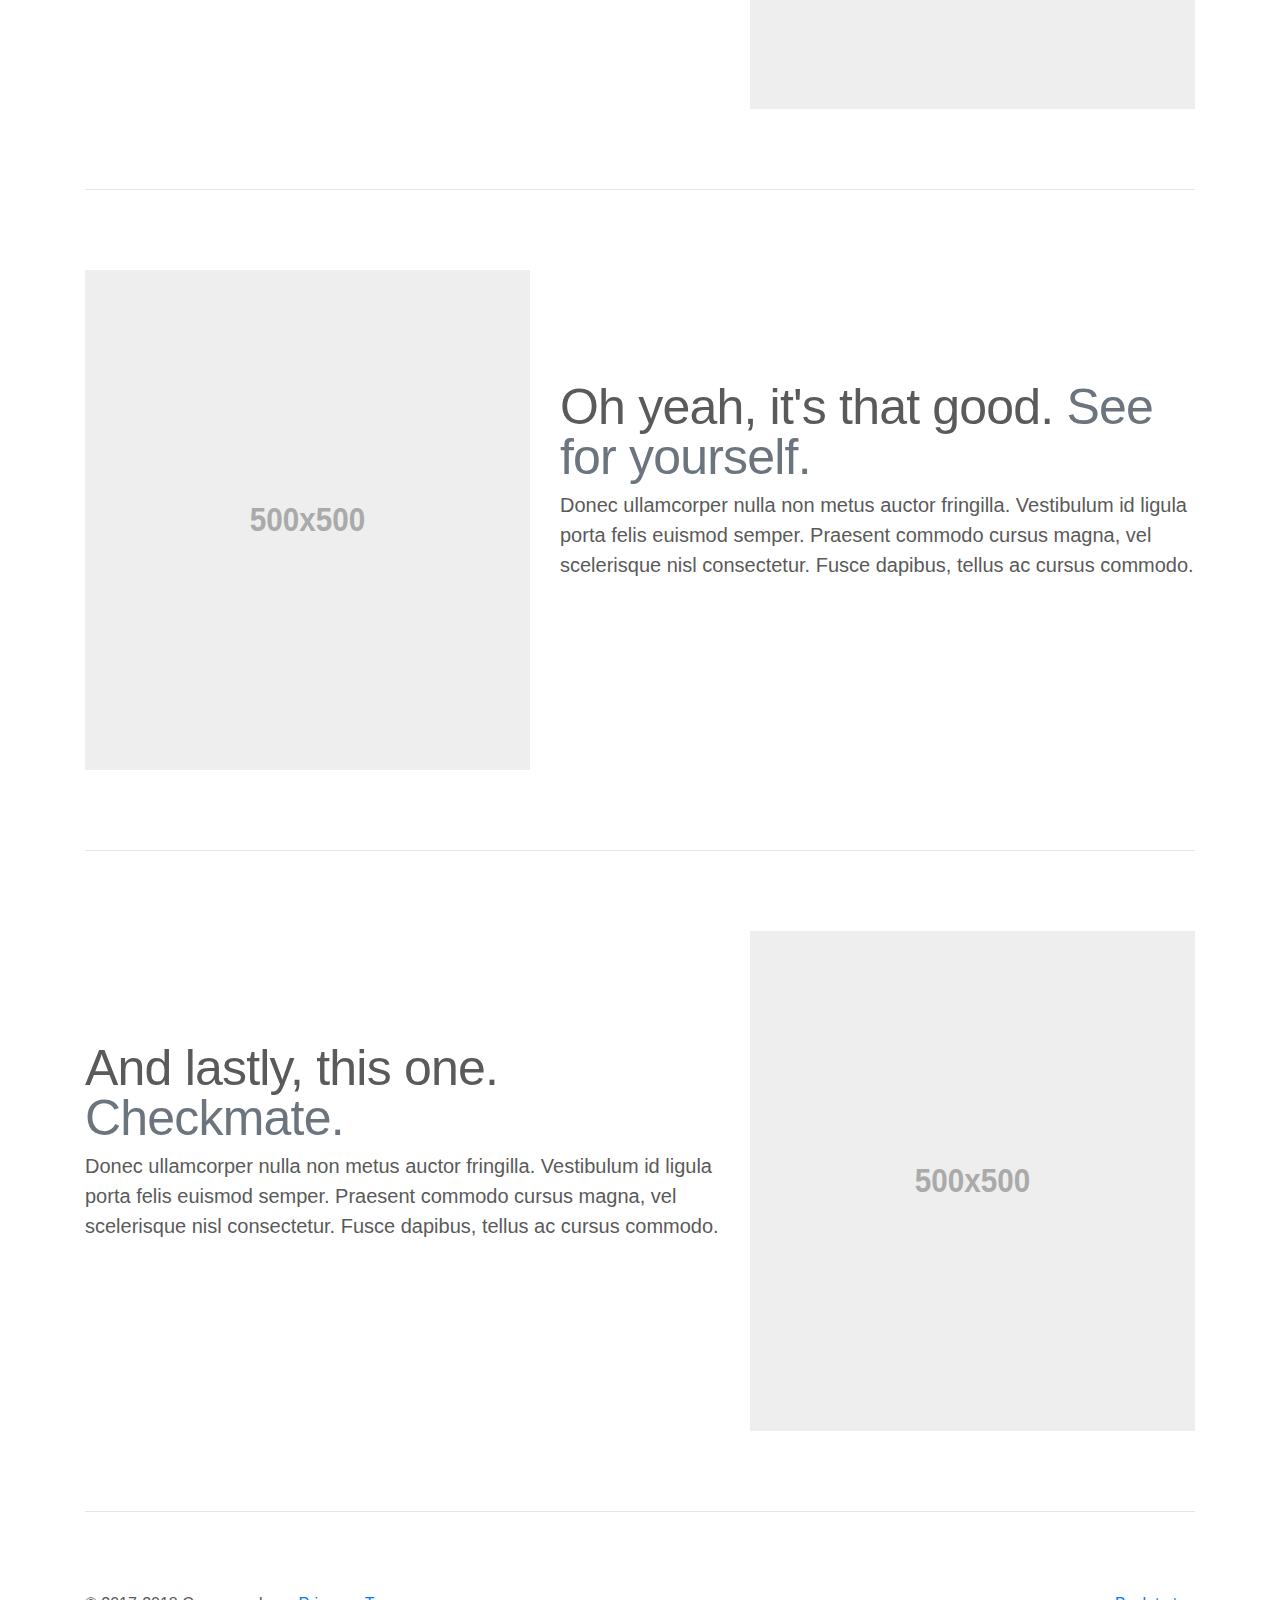
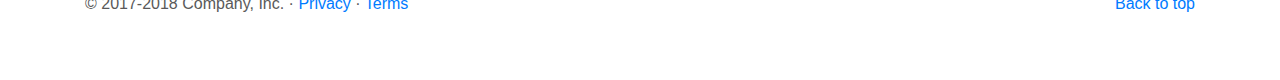
<file: public/css/bootstrap-4.0.0/docs/4.0/examples/carousel/index.html>
<!doctype html>
<html lang="en">
  <head>
    <meta charset="utf-8">
    <meta name="viewport" content="width=device-width, initial-scale=1, shrink-to-fit=no">
    <meta name="description" content="">
    <meta name="author" content="">
    <link rel="icon" href="../../../../favicon.ico">

    <title>Carousel Template for Bootstrap</title>

    <!-- Bootstrap core CSS -->
    <link href="../../../../dist/css/bootstrap.min.css" rel="stylesheet">

    <!-- Custom styles for this template -->
    <link href="carousel.css" rel="stylesheet">
  </head>
  <body>

    <header>
      <nav class="navbar navbar-expand-md navbar-dark fixed-top bg-dark">
        <a class="navbar-brand" href="#">Carousel</a>
        <button class="navbar-toggler" type="button" data-toggle="collapse" data-target="#navbarCollapse" aria-controls="navbarCollapse" aria-expanded="false" aria-label="Toggle navigation">
          <span class="navbar-toggler-icon"></span>
        </button>
        <div class="collapse navbar-collapse" id="navbarCollapse">
          <ul class="navbar-nav mr-auto">
            <li class="nav-item active">
              <a class="nav-link" href="#">Home <span class="sr-only">(current)</span></a>
            </li>
            <li class="nav-item">
              <a class="nav-link" href="#">Link</a>
            </li>
            <li class="nav-item">
              <a class="nav-link disabled" href="#">Disabled</a>
            </li>
          </ul>
          <form class="form-inline mt-2 mt-md-0">
            <input class="form-control mr-sm-2" type="text" placeholder="Search" aria-label="Search">
            <button class="btn btn-outline-success my-2 my-sm-0" type="submit">Search</button>
          </form>
        </div>
      </nav>
    </header>

    <main role="main">

      <div id="myCarousel" class="carousel slide" data-ride="carousel">
        <ol class="carousel-indicators">
          <li data-target="#myCarousel" data-slide-to="0" class="active"></li>
          <li data-target="#myCarousel" data-slide-to="1"></li>
          <li data-target="#myCarousel" data-slide-to="2"></li>
        </ol>
        <div class="carousel-inner">
          <div class="carousel-item active">
            <img class="first-slide" src="[data-uri]" alt="First slide">
            <div class="container">
              <div class="carousel-caption text-left">
                <h1>Example headline.</h1>
                <p>Cras justo odio, dapibus ac facilisis in, egestas eget quam. Donec id elit non mi porta gravida at eget metus. Nullam id dolor id nibh ultricies vehicula ut id elit.</p>
                <p><a class="btn btn-lg btn-primary" href="#" role="button">Sign up today</a></p>
              </div>
            </div>
          </div>
          <div class="carousel-item">
            <img class="second-slide" src="[data-uri]" alt="Second slide">
            <div class="container">
              <div class="carousel-caption">
                <h1>Another example headline.</h1>
                <p>Cras justo odio, dapibus ac facilisis in, egestas eget quam. Donec id elit non mi porta gravida at eget metus. Nullam id dolor id nibh ultricies vehicula ut id elit.</p>
                <p><a class="btn btn-lg btn-primary" href="#" role="button">Learn more</a></p>
              </div>
            </div>
          </div>
          <div class="carousel-item">
            <img class="third-slide" src="[data-uri]" alt="Third slide">
            <div class="container">
              <div class="carousel-caption text-right">
                <h1>One more for good measure.</h1>
                <p>Cras justo odio, dapibus ac facilisis in, egestas eget quam. Donec id elit non mi porta gravida at eget metus. Nullam id dolor id nibh ultricies vehicula ut id elit.</p>
                <p><a class="btn btn-lg btn-primary" href="#" role="button">Browse gallery</a></p>
              </div>
            </div>
          </div>
        </div>
        <a class="carousel-control-prev" href="#myCarousel" role="button" data-slide="prev">
          <span class="carousel-control-prev-icon" aria-hidden="true"></span>
          <span class="sr-only">Previous</span>
        </a>
        <a class="carousel-control-next" href="#myCarousel" role="button" data-slide="next">
          <span class="carousel-control-next-icon" aria-hidden="true"></span>
          <span class="sr-only">Next</span>
        </a>
      </div>


      <!-- Marketing messaging and featurettes
      ================================================== -->
      <!-- Wrap the rest of the page in another container to center all the content. -->

      <div class="container marketing">

        <!-- Three columns of text below the carousel -->
        <div class="row">
          <div class="col-lg-4">
            <img class="rounded-circle" src="[data-uri]" alt="Generic placeholder image" width="140" height="140">
            <h2>Heading</h2>
            <p>Donec sed odio dui. Etiam porta sem malesuada magna mollis euismod. Nullam id dolor id nibh ultricies vehicula ut id elit. Morbi leo risus, porta ac consectetur ac, vestibulum at eros. Praesent commodo cursus magna.</p>
            <p><a class="btn btn-secondary" href="#" role="button">View details &raquo;</a></p>
          </div><!-- /.col-lg-4 -->
          <div class="col-lg-4">
            <img class="rounded-circle" src="[data-uri]" alt="Generic placeholder image" width="140" height="140">
            <h2>Heading</h2>
            <p>Duis mollis, est non commodo luctus, nisi erat porttitor ligula, eget lacinia odio sem nec elit. Cras mattis consectetur purus sit amet fermentum. Fusce dapibus, tellus ac cursus commodo, tortor mauris condimentum nibh.</p>
            <p><a class="btn btn-secondary" href="#" role="button">View details &raquo;</a></p>
          </div><!-- /.col-lg-4 -->
          <div class="col-lg-4">
            <img class="rounded-circle" src="[data-uri]" alt="Generic placeholder image" width="140" height="140">
            <h2>Heading</h2>
            <p>Donec sed odio dui. Cras justo odio, dapibus ac facilisis in, egestas eget quam. Vestibulum id ligula porta felis euismod semper. Fusce dapibus, tellus ac cursus commodo, tortor mauris condimentum nibh, ut fermentum massa justo sit amet risus.</p>
            <p><a class="btn btn-secondary" href="#" role="button">View details &raquo;</a></p>
          </div><!-- /.col-lg-4 -->
        </div><!-- /.row -->


        <!-- START THE FEATURETTES -->

        <hr class="featurette-divider">

        <div class="row featurette">
          <div class="col-md-7">
            <h2 class="featurette-heading">First featurette heading. <span class="text-muted">It'll blow your mind.</span></h2>
            <p class="lead">Donec ullamcorper nulla non metus auctor fringilla. Vestibulum id ligula porta felis euismod semper. Praesent commodo cursus magna, vel scelerisque nisl consectetur. Fusce dapibus, tellus ac cursus commodo.</p>
          </div>
          <div class="col-md-5">
            <img class="featurette-image img-fluid mx-auto" data-src="holder.js/500x500/auto" alt="Generic placeholder image">
          </div>
        </div>

        <hr class="featurette-divider">

        <div class="row featurette">
          <div class="col-md-7 order-md-2">
            <h2 class="featurette-heading">Oh yeah, it's that good. <span class="text-muted">See for yourself.</span></h2>
            <p class="lead">Donec ullamcorper nulla non metus auctor fringilla. Vestibulum id ligula porta felis euismod semper. Praesent commodo cursus magna, vel scelerisque nisl consectetur. Fusce dapibus, tellus ac cursus commodo.</p>
          </div>
          <div class="col-md-5 order-md-1">
            <img class="featurette-image img-fluid mx-auto" data-src="holder.js/500x500/auto" alt="Generic placeholder image">
          </div>
        </div>

        <hr class="featurette-divider">

        <div class="row featurette">
          <div class="col-md-7">
            <h2 class="featurette-heading">And lastly, this one. <span class="text-muted">Checkmate.</span></h2>
            <p class="lead">Donec ullamcorper nulla non metus auctor fringilla. Vestibulum id ligula porta felis euismod semper. Praesent commodo cursus magna, vel scelerisque nisl consectetur. Fusce dapibus, tellus ac cursus commodo.</p>
          </div>
          <div class="col-md-5">
            <img class="featurette-image img-fluid mx-auto" data-src="holder.js/500x500/auto" alt="Generic placeholder image">
          </div>
        </div>

        <hr class="featurette-divider">

        <!-- /END THE FEATURETTES -->

      </div><!-- /.container -->


      <!-- FOOTER -->
      <footer class="container">
        <p class="float-right"><a href="#">Back to top</a></p>
        <p>&copy; 2017-2018 Company, Inc. &middot; <a href="#">Privacy</a> &middot; <a href="#">Terms</a></p>
      </footer>
    </main>

    <!-- Bootstrap core JavaScript
    ================================================== -->
    <!-- Placed at the end of the document so the pages load faster -->
    <script src="https://code.jquery.com/jquery-3.2.1.slim.min.js" integrity="sha384-KJ3o2DKtIkvYIK3UENzmM7KCkRr/rE9/Qpg6aAZGJwFDMVNA/GpGFF93hXpG5KkN" crossorigin="anonymous"></script>
    <script>window.jQuery || document.write('<script src="../../../../assets/js/vendor/jquery-slim.min.js"><\/script>')</script>
    <script src="../../../../assets/js/vendor/popper.min.js"></script>
    <script src="../../../../dist/js/bootstrap.min.js"></script>
    <!-- Just to make our placeholder images work. Don't actually copy the next line! -->
    <script src="../../../../assets/js/vendor/holder.min.js"></script>
  </body>
</html>
</file>
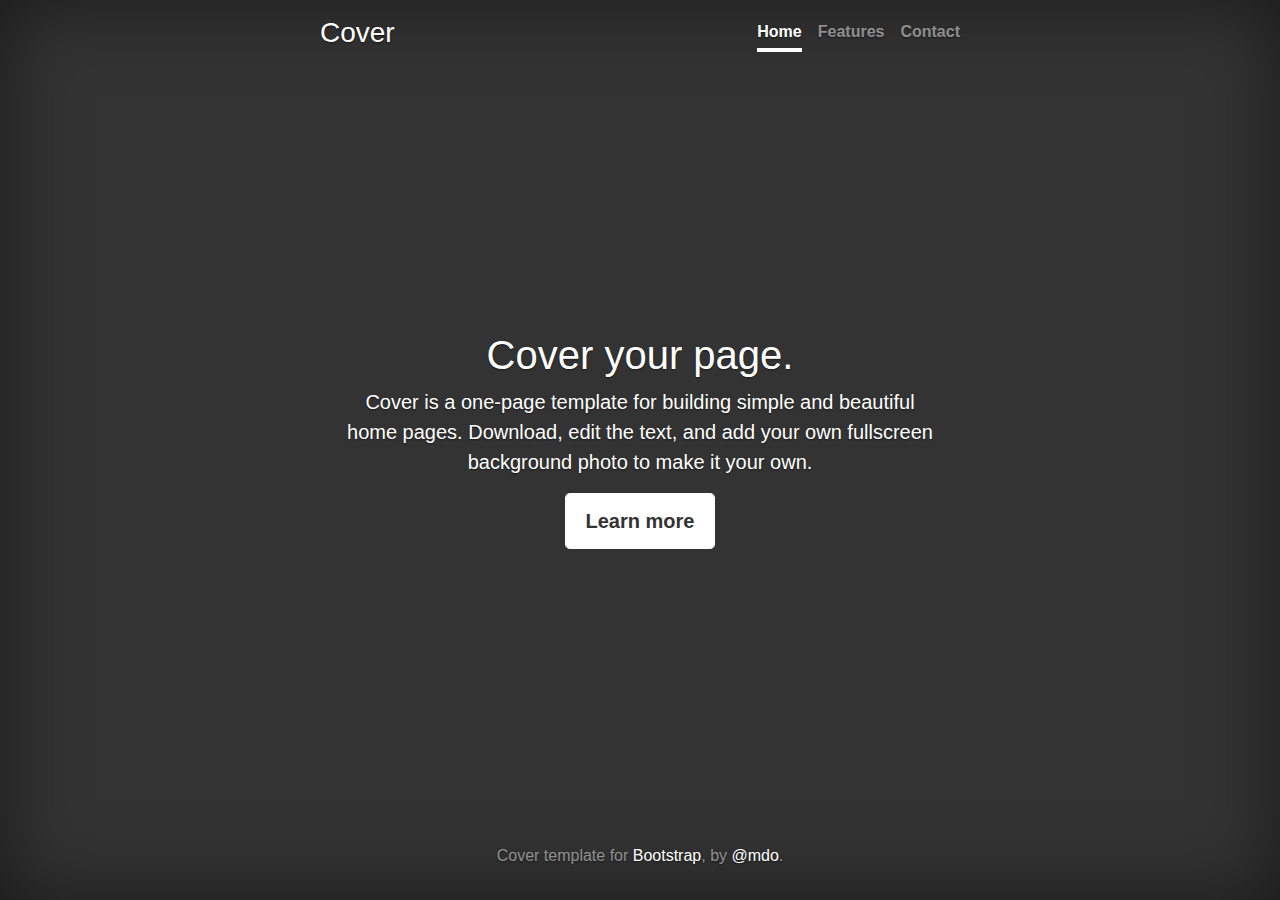
<file: public/css/bootstrap-4.0.0/docs/4.0/examples/cover/index.html>
<!doctype html>
<html lang="en">
  <head>
    <meta charset="utf-8">
    <meta name="viewport" content="width=device-width, initial-scale=1, shrink-to-fit=no">
    <meta name="description" content="">
    <meta name="author" content="">
    <link rel="icon" href="../../../../favicon.ico">

    <title>Cover Template for Bootstrap</title>

    <!-- Bootstrap core CSS -->
    <link href="../../../../dist/css/bootstrap.min.css" rel="stylesheet">

    <!-- Custom styles for this template -->
    <link href="cover.css" rel="stylesheet">
  </head>

  <body class="text-center">

    <div class="cover-container d-flex h-100 p-3 mx-auto flex-column">
      <header class="masthead mb-auto">
        <div class="inner">
          <h3 class="masthead-brand">Cover</h3>
          <nav class="nav nav-masthead justify-content-center">
            <a class="nav-link active" href="#">Home</a>
            <a class="nav-link" href="#">Features</a>
            <a class="nav-link" href="#">Contact</a>
          </nav>
        </div>
      </header>

      <main role="main" class="inner cover">
        <h1 class="cover-heading">Cover your page.</h1>
        <p class="lead">Cover is a one-page template for building simple and beautiful home pages. Download, edit the text, and add your own fullscreen background photo to make it your own.</p>
        <p class="lead">
          <a href="#" class="btn btn-lg btn-secondary">Learn more</a>
        </p>
      </main>

      <footer class="mastfoot mt-auto">
        <div class="inner">
          <p>Cover template for <a href="https://getbootstrap.com/">Bootstrap</a>, by <a href="https://twitter.com/mdo">@mdo</a>.</p>
        </div>
      </footer>
    </div>


    <!-- Bootstrap core JavaScript
    ================================================== -->
    <!-- Placed at the end of the document so the pages load faster -->
    <script src="https://code.jquery.com/jquery-3.2.1.slim.min.js" integrity="sha384-KJ3o2DKtIkvYIK3UENzmM7KCkRr/rE9/Qpg6aAZGJwFDMVNA/GpGFF93hXpG5KkN" crossorigin="anonymous"></script>
    <script>window.jQuery || document.write('<script src="../../../../assets/js/vendor/jquery-slim.min.js"><\/script>')</script>
    <script src="../../../../assets/js/vendor/popper.min.js"></script>
    <script src="../../../../dist/js/bootstrap.min.js"></script>
  </body>
</html>
</file>
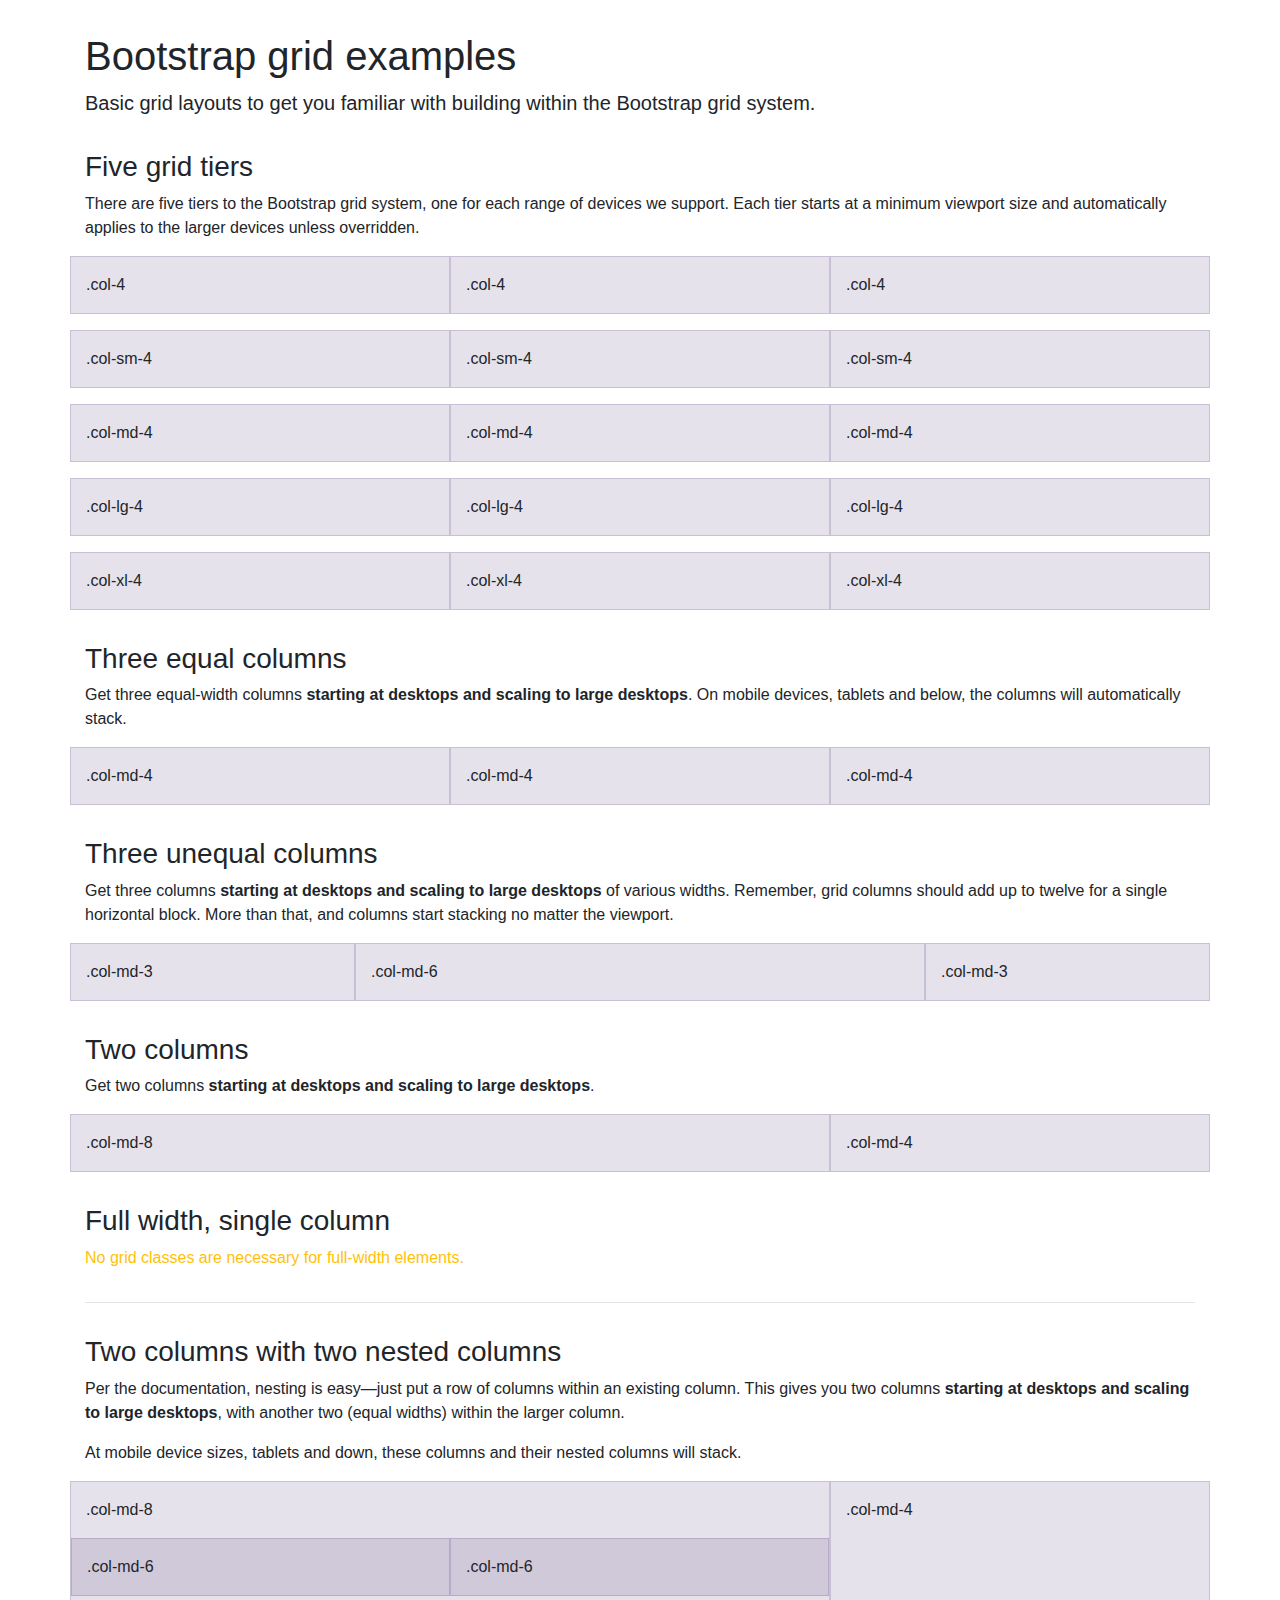
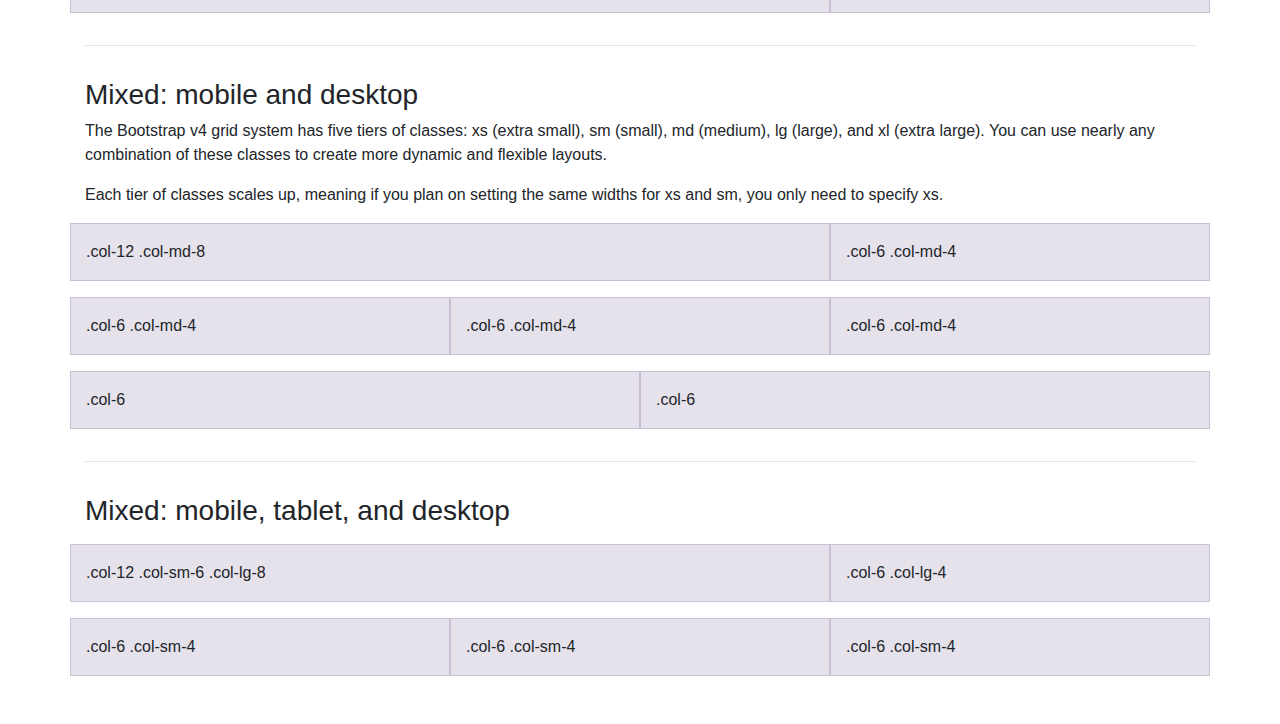
<file: public/css/bootstrap-4.0.0/docs/4.0/examples/grid/index.html>
<!doctype html>
<html lang="en">
  <head>
    <meta charset="utf-8">
    <meta name="viewport" content="width=device-width, initial-scale=1, shrink-to-fit=no">
    <meta name="description" content="">
    <meta name="author" content="">
    <link rel="icon" href="../../../../favicon.ico">

    <title>Grid Template for Bootstrap</title>

    <!-- Bootstrap core CSS -->
    <link href="../../../../dist/css/bootstrap.min.css" rel="stylesheet">

    <!-- Custom styles for this template -->
    <link href="grid.css" rel="stylesheet">
  </head>

  <body>
    <div class="container">

      <h1>Bootstrap grid examples</h1>
      <p class="lead">Basic grid layouts to get you familiar with building within the Bootstrap grid system.</p>

      <h3>Five grid tiers</h3>
      <p>There are five tiers to the Bootstrap grid system, one for each range of devices we support. Each tier starts at a minimum viewport size and automatically applies to the larger devices unless overridden.</p>

      <div class="row">
        <div class="col-4">.col-4</div>
        <div class="col-4">.col-4</div>
        <div class="col-4">.col-4</div>
      </div>

      <div class="row">
        <div class="col-sm-4">.col-sm-4</div>
        <div class="col-sm-4">.col-sm-4</div>
        <div class="col-sm-4">.col-sm-4</div>
      </div>

      <div class="row">
        <div class="col-md-4">.col-md-4</div>
        <div class="col-md-4">.col-md-4</div>
        <div class="col-md-4">.col-md-4</div>
      </div>

      <div class="row">
        <div class="col-lg-4">.col-lg-4</div>
        <div class="col-lg-4">.col-lg-4</div>
        <div class="col-lg-4">.col-lg-4</div>
      </div>

      <div class="row">
        <div class="col-xl-4">.col-xl-4</div>
        <div class="col-xl-4">.col-xl-4</div>
        <div class="col-xl-4">.col-xl-4</div>
      </div>

      <h3>Three equal columns</h3>
      <p>Get three equal-width columns <strong>starting at desktops and scaling to large desktops</strong>. On mobile devices, tablets and below, the columns will automatically stack.</p>
      <div class="row">
        <div class="col-md-4">.col-md-4</div>
        <div class="col-md-4">.col-md-4</div>
        <div class="col-md-4">.col-md-4</div>
      </div>

      <h3>Three unequal columns</h3>
      <p>Get three columns <strong>starting at desktops and scaling to large desktops</strong> of various widths. Remember, grid columns should add up to twelve for a single horizontal block. More than that, and columns start stacking no matter the viewport.</p>
      <div class="row">
        <div class="col-md-3">.col-md-3</div>
        <div class="col-md-6">.col-md-6</div>
        <div class="col-md-3">.col-md-3</div>
      </div>

      <h3>Two columns</h3>
      <p>Get two columns <strong>starting at desktops and scaling to large desktops</strong>.</p>
      <div class="row">
        <div class="col-md-8">.col-md-8</div>
        <div class="col-md-4">.col-md-4</div>
      </div>

      <h3>Full width, single column</h3>
      <p class="text-warning">No grid classes are necessary for full-width elements.</p>

      <hr>

      <h3>Two columns with two nested columns</h3>
      <p>Per the documentation, nesting is easy—just put a row of columns within an existing column. This gives you two columns <strong>starting at desktops and scaling to large desktops</strong>, with another two (equal widths) within the larger column.</p>
      <p>At mobile device sizes, tablets and down, these columns and their nested columns will stack.</p>
      <div class="row">
        <div class="col-md-8">
          .col-md-8
          <div class="row">
            <div class="col-md-6">.col-md-6</div>
            <div class="col-md-6">.col-md-6</div>
          </div>
        </div>
        <div class="col-md-4">.col-md-4</div>
      </div>

      <hr>

      <h3>Mixed: mobile and desktop</h3>
      <p>The Bootstrap v4 grid system has five tiers of classes: xs (extra small), sm (small), md (medium), lg (large), and xl (extra large). You can use nearly any combination of these classes to create more dynamic and flexible layouts.</p>
      <p>Each tier of classes scales up, meaning if you plan on setting the same widths for xs and sm, you only need to specify xs.</p>
      <div class="row">
        <div class="col-12 col-md-8">.col-12 .col-md-8</div>
        <div class="col-6 col-md-4">.col-6 .col-md-4</div>
      </div>
      <div class="row">
        <div class="col-6 col-md-4">.col-6 .col-md-4</div>
        <div class="col-6 col-md-4">.col-6 .col-md-4</div>
        <div class="col-6 col-md-4">.col-6 .col-md-4</div>
      </div>
      <div class="row">
        <div class="col-6">.col-6</div>
        <div class="col-6">.col-6</div>
      </div>

      <hr>

      <h3>Mixed: mobile, tablet, and desktop</h3>
      <p></p>
      <div class="row">
        <div class="col-12 col-sm-6 col-lg-8">.col-12 .col-sm-6 .col-lg-8</div>
        <div class="col-6 col-lg-4">.col-6 .col-lg-4</div>
      </div>
      <div class="row">
        <div class="col-6 col-sm-4">.col-6 .col-sm-4</div>
        <div class="col-6 col-sm-4">.col-6 .col-sm-4</div>
        <div class="col-6 col-sm-4">.col-6 .col-sm-4</div>
      </div>

    </div> <!-- /container -->
  </body>
</html>
</file>
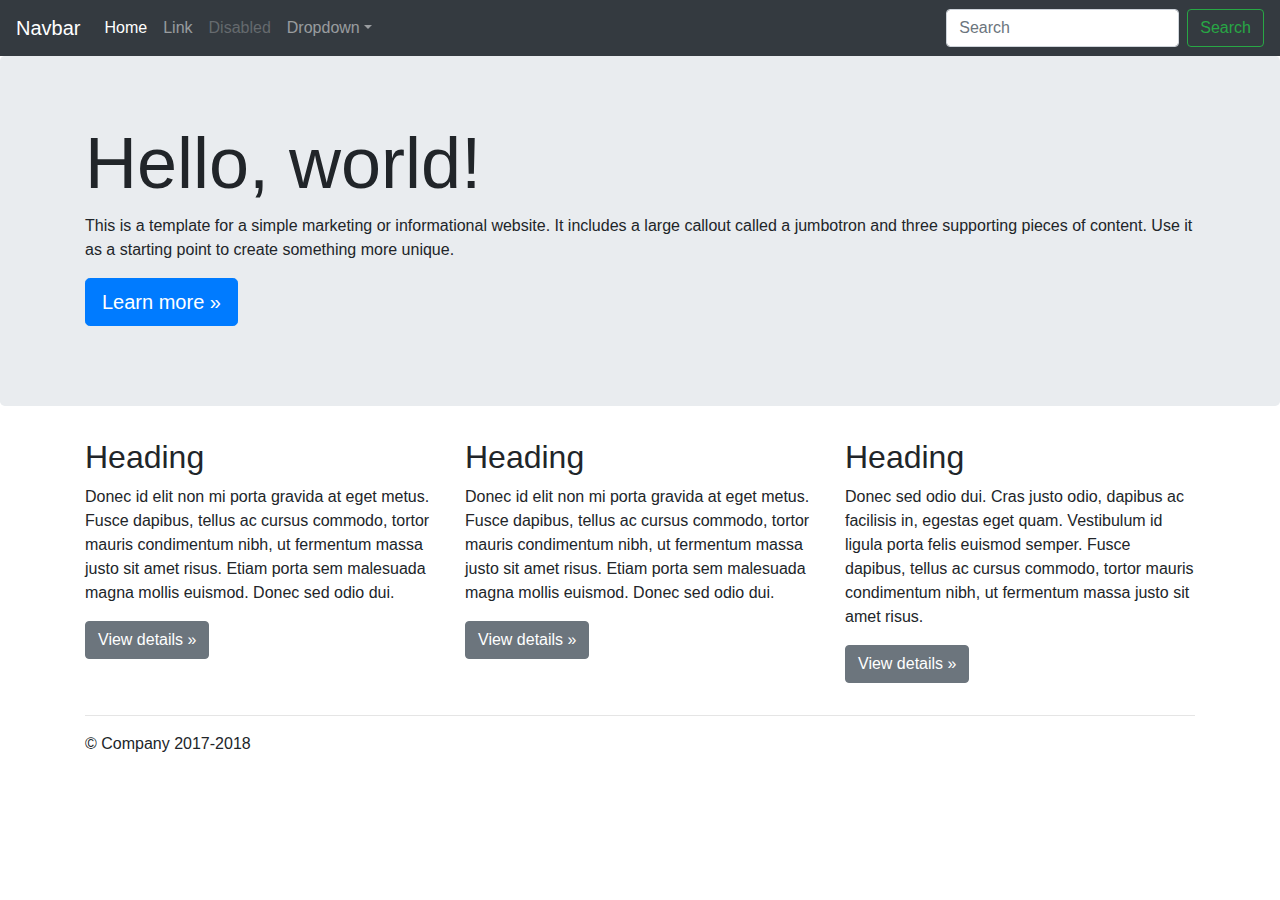
<file: public/css/bootstrap-4.0.0/docs/4.0/examples/jumbotron/index.html>
<!doctype html>
<html lang="en">
  <head>
    <meta charset="utf-8">
    <meta name="viewport" content="width=device-width, initial-scale=1, shrink-to-fit=no">
    <meta name="description" content="">
    <meta name="author" content="">
    <link rel="icon" href="../../../../favicon.ico">

    <title>Jumbotron Template for Bootstrap</title>

    <!-- Bootstrap core CSS -->
    <link href="../../../../dist/css/bootstrap.min.css" rel="stylesheet">

    <!-- Custom styles for this template -->
    <link href="jumbotron.css" rel="stylesheet">
  </head>

  <body>

    <nav class="navbar navbar-expand-md navbar-dark fixed-top bg-dark">
      <a class="navbar-brand" href="#">Navbar</a>
      <button class="navbar-toggler" type="button" data-toggle="collapse" data-target="#navbarsExampleDefault" aria-controls="navbarsExampleDefault" aria-expanded="false" aria-label="Toggle navigation">
        <span class="navbar-toggler-icon"></span>
      </button>

      <div class="collapse navbar-collapse" id="navbarsExampleDefault">
        <ul class="navbar-nav mr-auto">
          <li class="nav-item active">
            <a class="nav-link" href="#">Home <span class="sr-only">(current)</span></a>
          </li>
          <li class="nav-item">
            <a class="nav-link" href="#">Link</a>
          </li>
          <li class="nav-item">
            <a class="nav-link disabled" href="#">Disabled</a>
          </li>
          <li class="nav-item dropdown">
            <a class="nav-link dropdown-toggle" href="http://example.com" id="dropdown01" data-toggle="dropdown" aria-haspopup="true" aria-expanded="false">Dropdown</a>
            <div class="dropdown-menu" aria-labelledby="dropdown01">
              <a class="dropdown-item" href="#">Action</a>
              <a class="dropdown-item" href="#">Another action</a>
              <a class="dropdown-item" href="#">Something else here</a>
            </div>
          </li>
        </ul>
        <form class="form-inline my-2 my-lg-0">
          <input class="form-control mr-sm-2" type="text" placeholder="Search" aria-label="Search">
          <button class="btn btn-outline-success my-2 my-sm-0" type="submit">Search</button>
        </form>
      </div>
    </nav>

    <main role="main">

      <!-- Main jumbotron for a primary marketing message or call to action -->
      <div class="jumbotron">
        <div class="container">
          <h1 class="display-3">Hello, world!</h1>
          <p>This is a template for a simple marketing or informational website. It includes a large callout called a jumbotron and three supporting pieces of content. Use it as a starting point to create something more unique.</p>
          <p><a class="btn btn-primary btn-lg" href="#" role="button">Learn more &raquo;</a></p>
        </div>
      </div>

      <div class="container">
        <!-- Example row of columns -->
        <div class="row">
          <div class="col-md-4">
            <h2>Heading</h2>
            <p>Donec id elit non mi porta gravida at eget metus. Fusce dapibus, tellus ac cursus commodo, tortor mauris condimentum nibh, ut fermentum massa justo sit amet risus. Etiam porta sem malesuada magna mollis euismod. Donec sed odio dui. </p>
            <p><a class="btn btn-secondary" href="#" role="button">View details &raquo;</a></p>
          </div>
          <div class="col-md-4">
            <h2>Heading</h2>
            <p>Donec id elit non mi porta gravida at eget metus. Fusce dapibus, tellus ac cursus commodo, tortor mauris condimentum nibh, ut fermentum massa justo sit amet risus. Etiam porta sem malesuada magna mollis euismod. Donec sed odio dui. </p>
            <p><a class="btn btn-secondary" href="#" role="button">View details &raquo;</a></p>
          </div>
          <div class="col-md-4">
            <h2>Heading</h2>
            <p>Donec sed odio dui. Cras justo odio, dapibus ac facilisis in, egestas eget quam. Vestibulum id ligula porta felis euismod semper. Fusce dapibus, tellus ac cursus commodo, tortor mauris condimentum nibh, ut fermentum massa justo sit amet risus.</p>
            <p><a class="btn btn-secondary" href="#" role="button">View details &raquo;</a></p>
          </div>
        </div>

        <hr>

      </div> <!-- /container -->

    </main>

    <footer class="container">
      <p>&copy; Company 2017-2018</p>
    </footer>

    <!-- Bootstrap core JavaScript
    ================================================== -->
    <!-- Placed at the end of the document so the pages load faster -->
    <script src="https://code.jquery.com/jquery-3.2.1.slim.min.js" integrity="sha384-KJ3o2DKtIkvYIK3UENzmM7KCkRr/rE9/Qpg6aAZGJwFDMVNA/GpGFF93hXpG5KkN" crossorigin="anonymous"></script>
    <script>window.jQuery || document.write('<script src="../../../../assets/js/vendor/jquery-slim.min.js"><\/script>')</script>
    <script src="../../../../assets/js/vendor/popper.min.js"></script>
    <script src="../../../../dist/js/bootstrap.min.js"></script>
  </body>
</html>
</file>
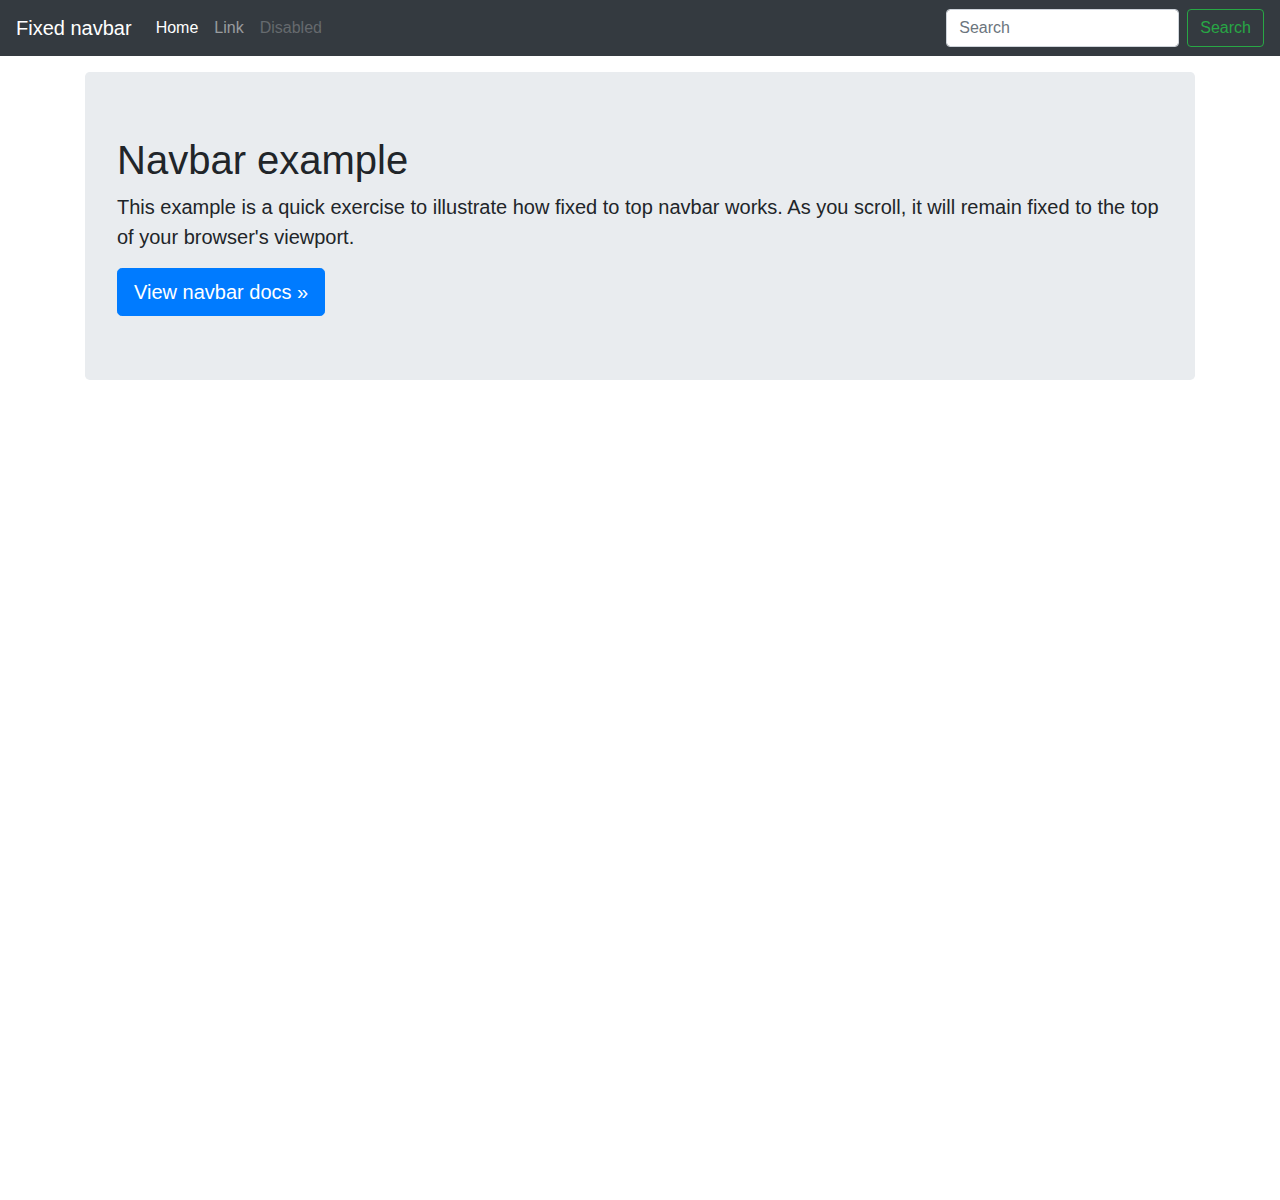
<file: public/css/bootstrap-4.0.0/docs/4.0/examples/navbar-fixed/index.html>
<!doctype html>
<html lang="en">
  <head>
    <meta charset="utf-8">
    <meta name="viewport" content="width=device-width, initial-scale=1, shrink-to-fit=no">
    <meta name="description" content="">
    <meta name="author" content="">
    <link rel="icon" href="../../../../favicon.ico">

    <title>Fixed top navbar example for Bootstrap</title>

    <!-- Bootstrap core CSS -->
    <link href="../../../../dist/css/bootstrap.min.css" rel="stylesheet">

    <!-- Custom styles for this template -->
    <link href="navbar-top-fixed.css" rel="stylesheet">
  </head>

  <body>

    <nav class="navbar navbar-expand-md navbar-dark fixed-top bg-dark">
      <a class="navbar-brand" href="#">Fixed navbar</a>
      <button class="navbar-toggler" type="button" data-toggle="collapse" data-target="#navbarCollapse" aria-controls="navbarCollapse" aria-expanded="false" aria-label="Toggle navigation">
        <span class="navbar-toggler-icon"></span>
      </button>
      <div class="collapse navbar-collapse" id="navbarCollapse">
        <ul class="navbar-nav mr-auto">
          <li class="nav-item active">
            <a class="nav-link" href="#">Home <span class="sr-only">(current)</span></a>
          </li>
          <li class="nav-item">
            <a class="nav-link" href="#">Link</a>
          </li>
          <li class="nav-item">
            <a class="nav-link disabled" href="#">Disabled</a>
          </li>
        </ul>
        <form class="form-inline mt-2 mt-md-0">
          <input class="form-control mr-sm-2" type="text" placeholder="Search" aria-label="Search">
          <button class="btn btn-outline-success my-2 my-sm-0" type="submit">Search</button>
        </form>
      </div>
    </nav>

    <main role="main" class="container">
      <div class="jumbotron">
        <h1>Navbar example</h1>
        <p class="lead">This example is a quick exercise to illustrate how fixed to top navbar works. As you scroll, it will remain fixed to the top of your browser's viewport.</p>
        <a class="btn btn-lg btn-primary" href="../../components/navbar/" role="button">View navbar docs &raquo;</a>
      </div>
    </main>

    <!-- Bootstrap core JavaScript
    ================================================== -->
    <!-- Placed at the end of the document so the pages load faster -->
    <script src="https://code.jquery.com/jquery-3.2.1.slim.min.js" integrity="sha384-KJ3o2DKtIkvYIK3UENzmM7KCkRr/rE9/Qpg6aAZGJwFDMVNA/GpGFF93hXpG5KkN" crossorigin="anonymous"></script>
    <script>window.jQuery || document.write('<script src="../../../../assets/js/vendor/jquery-slim.min.js"><\/script>')</script>
    <script src="../../../../assets/js/vendor/popper.min.js"></script>
    <script src="../../../../dist/js/bootstrap.min.js"></script>
  </body>
</html>
</file>
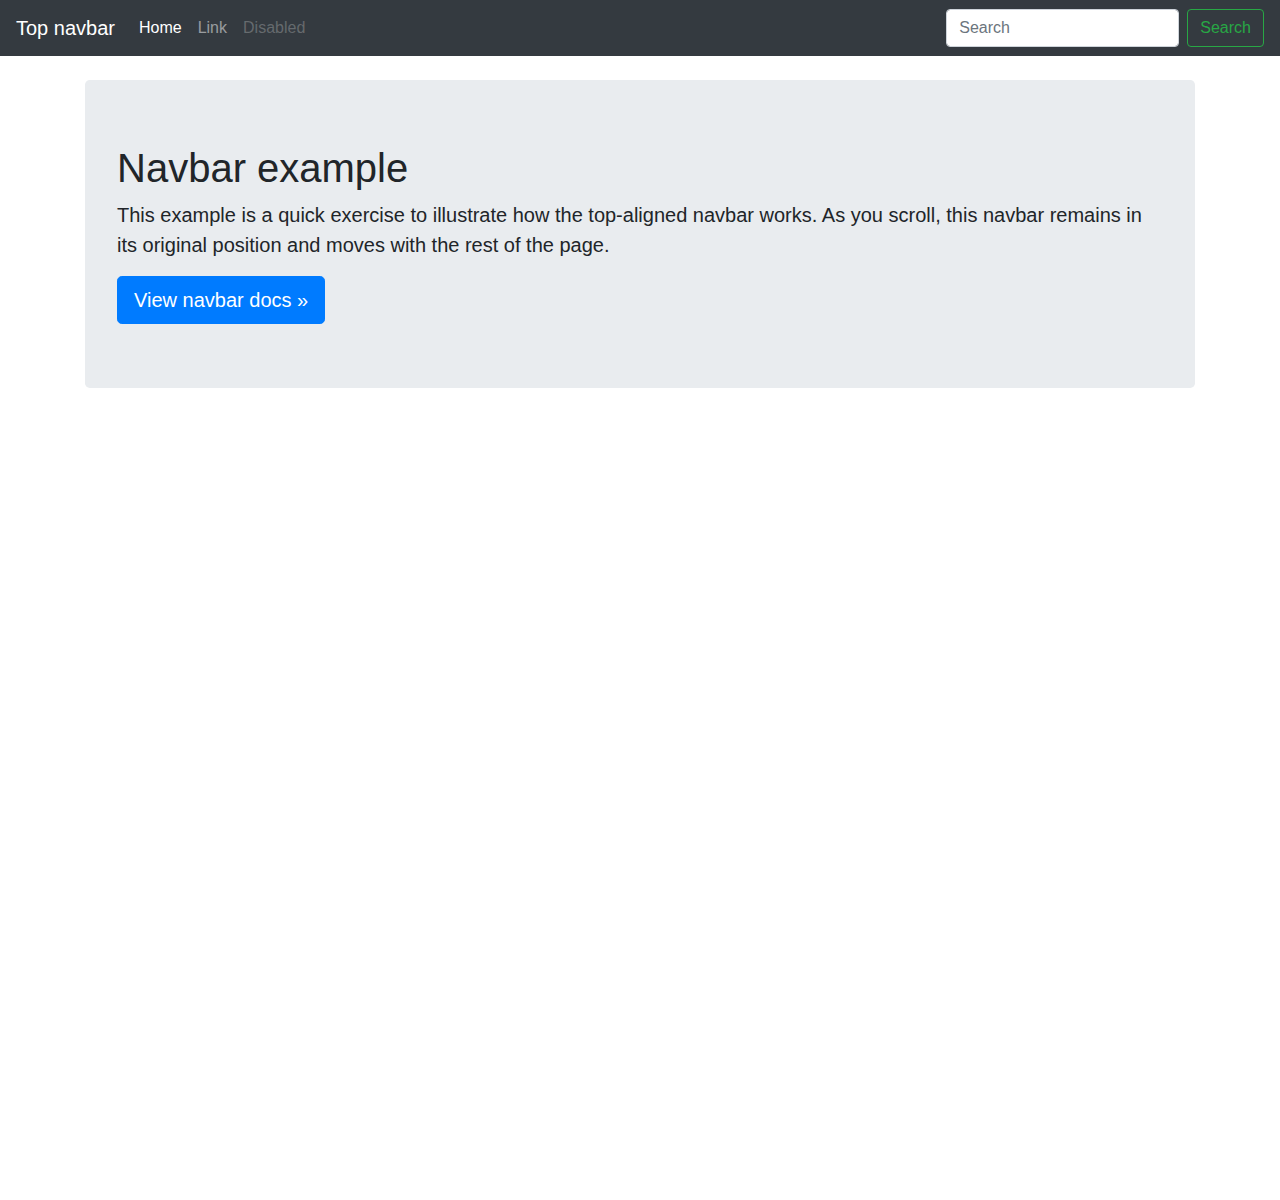
<file: public/css/bootstrap-4.0.0/docs/4.0/examples/navbar-static/index.html>
<!doctype html>
<html lang="en">
  <head>
    <meta charset="utf-8">
    <meta name="viewport" content="width=device-width, initial-scale=1, shrink-to-fit=no">
    <meta name="description" content="">
    <meta name="author" content="">
    <link rel="icon" href="../../../../favicon.ico">

    <title>Top navbar example for Bootstrap</title>

    <!-- Bootstrap core CSS -->
    <link href="../../../../dist/css/bootstrap.min.css" rel="stylesheet">

    <!-- Custom styles for this template -->
    <link href="navbar-top.css" rel="stylesheet">
  </head>

  <body>

    <nav class="navbar navbar-expand-md navbar-dark bg-dark mb-4">
      <a class="navbar-brand" href="#">Top navbar</a>
      <button class="navbar-toggler" type="button" data-toggle="collapse" data-target="#navbarCollapse" aria-controls="navbarCollapse" aria-expanded="false" aria-label="Toggle navigation">
        <span class="navbar-toggler-icon"></span>
      </button>
      <div class="collapse navbar-collapse" id="navbarCollapse">
        <ul class="navbar-nav mr-auto">
          <li class="nav-item active">
            <a class="nav-link" href="#">Home <span class="sr-only">(current)</span></a>
          </li>
          <li class="nav-item">
            <a class="nav-link" href="#">Link</a>
          </li>
          <li class="nav-item">
            <a class="nav-link disabled" href="#">Disabled</a>
          </li>
        </ul>
        <form class="form-inline mt-2 mt-md-0">
          <input class="form-control mr-sm-2" type="text" placeholder="Search" aria-label="Search">
          <button class="btn btn-outline-success my-2 my-sm-0" type="submit">Search</button>
        </form>
      </div>
    </nav>

    <main role="main" class="container">
      <div class="jumbotron">
        <h1>Navbar example</h1>
        <p class="lead">This example is a quick exercise to illustrate how the top-aligned navbar works. As you scroll, this navbar remains in its original position and moves with the rest of the page.</p>
        <a class="btn btn-lg btn-primary" href="../../components/navbar/" role="button">View navbar docs &raquo;</a>
      </div>
    </main>

    <!-- Bootstrap core JavaScript
    ================================================== -->
    <!-- Placed at the end of the document so the pages load faster -->
    <script src="https://code.jquery.com/jquery-3.2.1.slim.min.js" integrity="sha384-KJ3o2DKtIkvYIK3UENzmM7KCkRr/rE9/Qpg6aAZGJwFDMVNA/GpGFF93hXpG5KkN" crossorigin="anonymous"></script>
    <script>window.jQuery || document.write('<script src="../../../../assets/js/vendor/jquery-slim.min.js"><\/script>')</script>
    <script src="../../../../assets/js/vendor/popper.min.js"></script>
    <script src="../../../../dist/js/bootstrap.min.js"></script>
  </body>
</html>
</file>
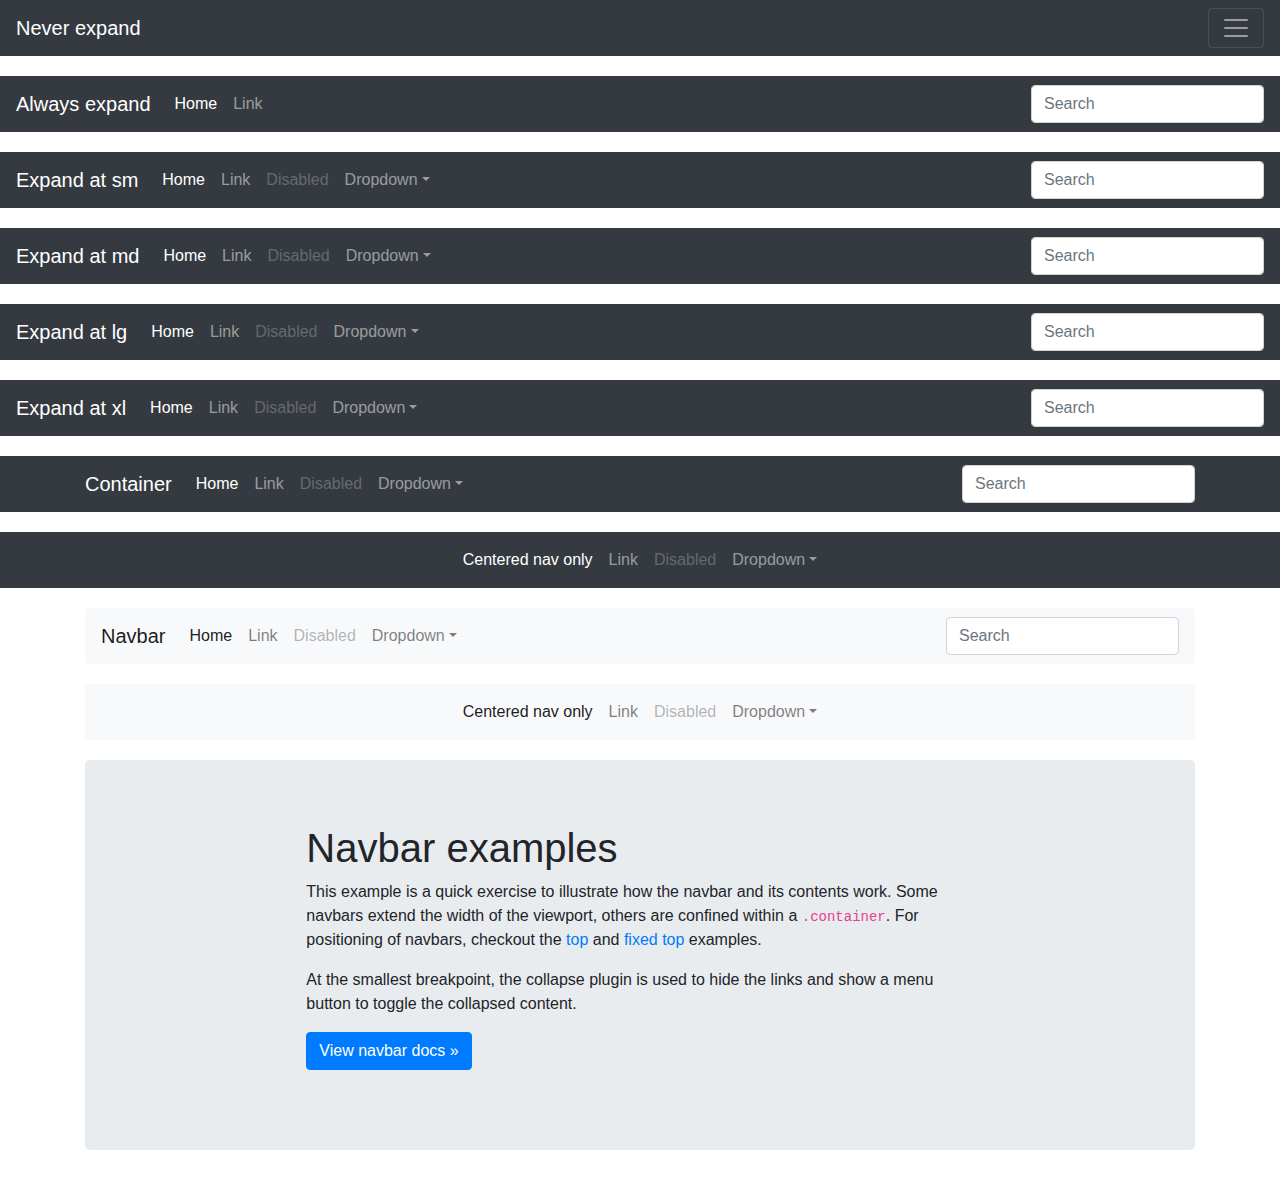
<file: public/css/bootstrap-4.0.0/docs/4.0/examples/navbars/index.html>
<!doctype html>
<html lang="en">
  <head>
    <meta charset="utf-8">
    <meta name="viewport" content="width=device-width, initial-scale=1, shrink-to-fit=no">
    <meta name="description" content="">
    <meta name="author" content="">
    <link rel="icon" href="../../../../favicon.ico">

    <title>Navbar Template for Bootstrap</title>

    <!-- Bootstrap core CSS -->
    <link href="../../../../dist/css/bootstrap.min.css" rel="stylesheet">

    <!-- Custom styles for this template -->
    <link href="navbar.css" rel="stylesheet">
  </head>

  <body>

    <nav class="navbar navbar-dark bg-dark">
      <a class="navbar-brand" href="#">Never expand</a>
      <button class="navbar-toggler" type="button" data-toggle="collapse" data-target="#navbarsExample01" aria-controls="navbarsExample01" aria-expanded="false" aria-label="Toggle navigation">
        <span class="navbar-toggler-icon"></span>
      </button>

      <div class="collapse navbar-collapse" id="navbarsExample01">
        <ul class="navbar-nav mr-auto">
          <li class="nav-item active">
            <a class="nav-link" href="#">Home <span class="sr-only">(current)</span></a>
          </li>
          <li class="nav-item">
            <a class="nav-link" href="#">Link</a>
          </li>
          <li class="nav-item">
            <a class="nav-link disabled" href="#">Disabled</a>
          </li>
          <li class="nav-item dropdown">
            <a class="nav-link dropdown-toggle" href="http://example.com" id="dropdown01" data-toggle="dropdown" aria-haspopup="true" aria-expanded="false">Dropdown</a>
            <div class="dropdown-menu" aria-labelledby="dropdown01">
              <a class="dropdown-item" href="#">Action</a>
              <a class="dropdown-item" href="#">Another action</a>
              <a class="dropdown-item" href="#">Something else here</a>
            </div>
          </li>
        </ul>
        <form class="form-inline my-2 my-md-0">
          <input class="form-control" type="text" placeholder="Search" aria-label="Search">
        </form>
      </div>
    </nav>

    <nav class="navbar navbar-expand navbar-dark bg-dark">
      <a class="navbar-brand" href="#">Always expand</a>
      <button class="navbar-toggler" type="button" data-toggle="collapse" data-target="#navbarsExample02" aria-controls="navbarsExample02" aria-expanded="false" aria-label="Toggle navigation">
        <span class="navbar-toggler-icon"></span>
      </button>

      <div class="collapse navbar-collapse" id="navbarsExample02">
        <ul class="navbar-nav mr-auto">
          <li class="nav-item active">
            <a class="nav-link" href="#">Home <span class="sr-only">(current)</span></a>
          </li>
          <li class="nav-item">
            <a class="nav-link" href="#">Link</a>
          </li>
        </ul>
        <form class="form-inline my-2 my-md-0">
          <input class="form-control" type="text" placeholder="Search">
        </form>
      </div>
    </nav>

    <nav class="navbar navbar-expand-sm navbar-dark bg-dark">
      <a class="navbar-brand" href="#">Expand at sm</a>
      <button class="navbar-toggler" type="button" data-toggle="collapse" data-target="#navbarsExample03" aria-controls="navbarsExample03" aria-expanded="false" aria-label="Toggle navigation">
        <span class="navbar-toggler-icon"></span>
      </button>

      <div class="collapse navbar-collapse" id="navbarsExample03">
        <ul class="navbar-nav mr-auto">
          <li class="nav-item active">
            <a class="nav-link" href="#">Home <span class="sr-only">(current)</span></a>
          </li>
          <li class="nav-item">
            <a class="nav-link" href="#">Link</a>
          </li>
          <li class="nav-item">
            <a class="nav-link disabled" href="#">Disabled</a>
          </li>
          <li class="nav-item dropdown">
            <a class="nav-link dropdown-toggle" href="http://example.com" id="dropdown03" data-toggle="dropdown" aria-haspopup="true" aria-expanded="false">Dropdown</a>
            <div class="dropdown-menu" aria-labelledby="dropdown03">
              <a class="dropdown-item" href="#">Action</a>
              <a class="dropdown-item" href="#">Another action</a>
              <a class="dropdown-item" href="#">Something else here</a>
            </div>
          </li>
        </ul>
        <form class="form-inline my-2 my-md-0">
          <input class="form-control" type="text" placeholder="Search">
        </form>
      </div>
    </nav>

    <nav class="navbar navbar-expand-md navbar-dark bg-dark">
      <a class="navbar-brand" href="#">Expand at md</a>
      <button class="navbar-toggler" type="button" data-toggle="collapse" data-target="#navbarsExample04" aria-controls="navbarsExample04" aria-expanded="false" aria-label="Toggle navigation">
        <span class="navbar-toggler-icon"></span>
      </button>

      <div class="collapse navbar-collapse" id="navbarsExample04">
        <ul class="navbar-nav mr-auto">
          <li class="nav-item active">
            <a class="nav-link" href="#">Home <span class="sr-only">(current)</span></a>
          </li>
          <li class="nav-item">
            <a class="nav-link" href="#">Link</a>
          </li>
          <li class="nav-item">
            <a class="nav-link disabled" href="#">Disabled</a>
          </li>
          <li class="nav-item dropdown">
            <a class="nav-link dropdown-toggle" href="http://example.com" id="dropdown04" data-toggle="dropdown" aria-haspopup="true" aria-expanded="false">Dropdown</a>
            <div class="dropdown-menu" aria-labelledby="dropdown04">
              <a class="dropdown-item" href="#">Action</a>
              <a class="dropdown-item" href="#">Another action</a>
              <a class="dropdown-item" href="#">Something else here</a>
            </div>
          </li>
        </ul>
        <form class="form-inline my-2 my-md-0">
          <input class="form-control" type="text" placeholder="Search">
        </form>
      </div>
    </nav>

    <nav class="navbar navbar-expand-lg navbar-dark bg-dark">
      <a class="navbar-brand" href="#">Expand at lg</a>
      <button class="navbar-toggler" type="button" data-toggle="collapse" data-target="#navbarsExample05" aria-controls="navbarsExample05" aria-expanded="false" aria-label="Toggle navigation">
        <span class="navbar-toggler-icon"></span>
      </button>

      <div class="collapse navbar-collapse" id="navbarsExample05">
        <ul class="navbar-nav mr-auto">
          <li class="nav-item active">
            <a class="nav-link" href="#">Home <span class="sr-only">(current)</span></a>
          </li>
          <li class="nav-item">
            <a class="nav-link" href="#">Link</a>
          </li>
          <li class="nav-item">
            <a class="nav-link disabled" href="#">Disabled</a>
          </li>
          <li class="nav-item dropdown">
            <a class="nav-link dropdown-toggle" href="http://example.com" id="dropdown05" data-toggle="dropdown" aria-haspopup="true" aria-expanded="false">Dropdown</a>
            <div class="dropdown-menu" aria-labelledby="dropdown05">
              <a class="dropdown-item" href="#">Action</a>
              <a class="dropdown-item" href="#">Another action</a>
              <a class="dropdown-item" href="#">Something else here</a>
            </div>
          </li>
        </ul>
        <form class="form-inline my-2 my-md-0">
          <input class="form-control" type="text" placeholder="Search">
        </form>
      </div>
    </nav>

    <nav class="navbar navbar-expand-xl navbar-dark bg-dark">
      <a class="navbar-brand" href="#">Expand at xl</a>
      <button class="navbar-toggler" type="button" data-toggle="collapse" data-target="#navbarsExample06" aria-controls="navbarsExample06" aria-expanded="false" aria-label="Toggle navigation">
        <span class="navbar-toggler-icon"></span>
      </button>

      <div class="collapse navbar-collapse" id="navbarsExample06">
        <ul class="navbar-nav mr-auto">
          <li class="nav-item active">
            <a class="nav-link" href="#">Home <span class="sr-only">(current)</span></a>
          </li>
          <li class="nav-item">
            <a class="nav-link" href="#">Link</a>
          </li>
          <li class="nav-item">
            <a class="nav-link disabled" href="#">Disabled</a>
          </li>
          <li class="nav-item dropdown">
            <a class="nav-link dropdown-toggle" href="http://example.com" id="dropdown06" data-toggle="dropdown" aria-haspopup="true" aria-expanded="false">Dropdown</a>
            <div class="dropdown-menu" aria-labelledby="dropdown06">
              <a class="dropdown-item" href="#">Action</a>
              <a class="dropdown-item" href="#">Another action</a>
              <a class="dropdown-item" href="#">Something else here</a>
            </div>
          </li>
        </ul>
        <form class="form-inline my-2 my-md-0">
          <input class="form-control" type="text" placeholder="Search">
        </form>
      </div>
    </nav>

    <nav class="navbar navbar-expand-lg navbar-dark bg-dark">
      <div class="container">
        <a class="navbar-brand" href="#">Container</a>
        <button class="navbar-toggler" type="button" data-toggle="collapse" data-target="#navbarsExample07" aria-controls="navbarsExample07" aria-expanded="false" aria-label="Toggle navigation">
          <span class="navbar-toggler-icon"></span>
        </button>

        <div class="collapse navbar-collapse" id="navbarsExample07">
          <ul class="navbar-nav mr-auto">
            <li class="nav-item active">
              <a class="nav-link" href="#">Home <span class="sr-only">(current)</span></a>
            </li>
            <li class="nav-item">
              <a class="nav-link" href="#">Link</a>
            </li>
            <li class="nav-item">
              <a class="nav-link disabled" href="#">Disabled</a>
            </li>
            <li class="nav-item dropdown">
              <a class="nav-link dropdown-toggle" href="http://example.com" id="dropdown07" data-toggle="dropdown" aria-haspopup="true" aria-expanded="false">Dropdown</a>
              <div class="dropdown-menu" aria-labelledby="dropdown07">
                <a class="dropdown-item" href="#">Action</a>
                <a class="dropdown-item" href="#">Another action</a>
                <a class="dropdown-item" href="#">Something else here</a>
              </div>
            </li>
          </ul>
          <form class="form-inline my-2 my-md-0">
            <input class="form-control" type="text" placeholder="Search" aria-label="Search">
          </form>
        </div>
      </div>
    </nav>

    <nav class="navbar navbar-expand-lg navbar-dark bg-dark">
      <button class="navbar-toggler" type="button" data-toggle="collapse" data-target="#navbarsExample08" aria-controls="navbarsExample08" aria-expanded="false" aria-label="Toggle navigation">
        <span class="navbar-toggler-icon"></span>
      </button>

      <div class="collapse navbar-collapse justify-content-md-center" id="navbarsExample08">
        <ul class="navbar-nav">
          <li class="nav-item active">
            <a class="nav-link" href="#">Centered nav only <span class="sr-only">(current)</span></a>
          </li>
          <li class="nav-item">
            <a class="nav-link" href="#">Link</a>
          </li>
          <li class="nav-item">
            <a class="nav-link disabled" href="#">Disabled</a>
          </li>
          <li class="nav-item dropdown">
            <a class="nav-link dropdown-toggle" href="http://example.com" id="dropdown08" data-toggle="dropdown" aria-haspopup="true" aria-expanded="false">Dropdown</a>
            <div class="dropdown-menu" aria-labelledby="dropdown08">
              <a class="dropdown-item" href="#">Action</a>
              <a class="dropdown-item" href="#">Another action</a>
              <a class="dropdown-item" href="#">Something else here</a>
            </div>
          </li>
        </ul>
      </div>
    </nav>

    <div class="container">
      <nav class="navbar navbar-expand-lg navbar-light bg-light rounded">
        <a class="navbar-brand" href="#">Navbar</a>
        <button class="navbar-toggler" type="button" data-toggle="collapse" data-target="#navbarsExample09" aria-controls="navbarsExample09" aria-expanded="false" aria-label="Toggle navigation">
          <span class="navbar-toggler-icon"></span>
        </button>

        <div class="collapse navbar-collapse" id="navbarsExample09">
          <ul class="navbar-nav mr-auto">
            <li class="nav-item active">
              <a class="nav-link" href="#">Home <span class="sr-only">(current)</span></a>
            </li>
            <li class="nav-item">
              <a class="nav-link" href="#">Link</a>
            </li>
            <li class="nav-item">
              <a class="nav-link disabled" href="#">Disabled</a>
            </li>
            <li class="nav-item dropdown">
              <a class="nav-link dropdown-toggle" href="http://example.com" id="dropdown09" data-toggle="dropdown" aria-haspopup="true" aria-expanded="false">Dropdown</a>
              <div class="dropdown-menu" aria-labelledby="dropdown09">
                <a class="dropdown-item" href="#">Action</a>
                <a class="dropdown-item" href="#">Another action</a>
                <a class="dropdown-item" href="#">Something else here</a>
              </div>
            </li>
          </ul>
          <form class="form-inline my-2 my-md-0">
            <input class="form-control" type="text" placeholder="Search" aria-label="Search">
          </form>
        </div>
      </nav>

      <nav class="navbar navbar-expand-lg navbar-light bg-light rounded">
        <button class="navbar-toggler" type="button" data-toggle="collapse" data-target="#navbarsExample10" aria-controls="navbarsExample10" aria-expanded="false" aria-label="Toggle navigation">
          <span class="navbar-toggler-icon"></span>
        </button>

        <div class="collapse navbar-collapse justify-content-md-center" id="navbarsExample10">
          <ul class="navbar-nav">
            <li class="nav-item active">
              <a class="nav-link" href="#">Centered nav only <span class="sr-only">(current)</span></a>
            </li>
            <li class="nav-item">
              <a class="nav-link" href="#">Link</a>
            </li>
            <li class="nav-item">
              <a class="nav-link disabled" href="#">Disabled</a>
            </li>
            <li class="nav-item dropdown">
              <a class="nav-link dropdown-toggle" href="http://example.com" id="dropdown10" data-toggle="dropdown" aria-haspopup="true" aria-expanded="false">Dropdown</a>
              <div class="dropdown-menu" aria-labelledby="dropdown10">
                <a class="dropdown-item" href="#">Action</a>
                <a class="dropdown-item" href="#">Another action</a>
                <a class="dropdown-item" href="#">Something else here</a>
              </div>
            </li>
          </ul>
        </div>
      </nav>

      <main role="main">
        <div class="jumbotron">
          <div class="col-sm-8 mx-auto">
            <h1>Navbar examples</h1>
            <p>This example is a quick exercise to illustrate how the navbar and its contents work. Some navbars extend the width of the viewport, others are confined within a <code>.container</code>. For positioning of navbars, checkout the <a href="../navbar-top/">top</a> and <a href="../navbar-top-fixed/">fixed top</a> examples.</p>
            <p>At the smallest breakpoint, the collapse plugin is used to hide the links and show a menu button to toggle the collapsed content.</p>
            <p>
              <a class="btn btn-primary" href="../../components/navbar/" role="button">View navbar docs &raquo;</a>
            </p>
          </div>
        </div>
      </main>
    </div>

    <!-- Bootstrap core JavaScript
    ================================================== -->
    <!-- Placed at the end of the document so the pages load faster -->
    <script src="https://code.jquery.com/jquery-3.2.1.slim.min.js" integrity="sha384-KJ3o2DKtIkvYIK3UENzmM7KCkRr/rE9/Qpg6aAZGJwFDMVNA/GpGFF93hXpG5KkN" crossorigin="anonymous"></script>
    <script>window.jQuery || document.write('<script src="../../../../assets/js/vendor/jquery-slim.min.js"><\/script>')</script>
    <script src="../../../../assets/js/vendor/popper.min.js"></script>
    <script src="../../../../dist/js/bootstrap.min.js"></script>
  </body>
</html>
</file>
<file: public/css/bootstrap-4.0.0/docs/4.0/examples/album/album.css>
:root {
  --jumbotron-padding-y: 3rem;
}

.jumbotron {
  padding-top: var(--jumbotron-padding-y);
  padding-bottom: var(--jumbotron-padding-y);
  margin-bottom: 0;
  background-color: #fff;
}
@media (min-width: 768px) {
  .jumbotron {
    padding-top: calc(var(--jumbotron-padding-y) * 2);
    padding-bottom: calc(var(--jumbotron-padding-y) * 2);
  }
}

.jumbotron p:last-child {
  margin-bottom: 0;
}

.jumbotron-heading {
  font-weight: 300;
}

.jumbotron .container {
  max-width: 40rem;
}

footer {
  padding-top: 3rem;
  padding-bottom: 3rem;
}

footer p {
  margin-bottom: .25rem;
}

.box-shadow { box-shadow: 0 .25rem .75rem rgba(0, 0, 0, .05); }
</file>
<file: public/css/bootstrap-4.0.0/docs/4.0/examples/blog/blog.css>
/* stylelint-disable selector-list-comma-newline-after */

.blog-header {
  line-height: 1;
  border-bottom: 1px solid #e5e5e5;
}

.blog-header-logo {
  font-family: "Playfair Display", Georgia, "Times New Roman", serif;
  font-size: 2.25rem;
}

.blog-header-logo:hover {
  text-decoration: none;
}

h1, h2, h3, h4, h5, h6 {
  font-family: "Playfair Display", Georgia, "Times New Roman", serif;
}

.display-4 {
  font-size: 2.5rem;
}
@media (min-width: 768px) {
  .display-4 {
    font-size: 3rem;
  }
}

.nav-scroller {
  position: relative;
  z-index: 2;
  height: 2.75rem;
  overflow-y: hidden;
}

.nav-scroller .nav {
  display: -webkit-box;
  display: -ms-flexbox;
  display: flex;
  -ms-flex-wrap: nowrap;
  flex-wrap: nowrap;
  padding-bottom: 1rem;
  margin-top: -1px;
  overflow-x: auto;
  text-align: center;
  white-space: nowrap;
  -webkit-overflow-scrolling: touch;
}

.nav-scroller .nav-link {
  padding-top: .75rem;
  padding-bottom: .75rem;
  font-size: .875rem;
}

.card-img-right {
  height: 100%;
  border-radius: 0 3px 3px 0;
}

.flex-auto {
  -ms-flex: 0 0 auto;
  -webkit-box-flex: 0;
  flex: 0 0 auto;
}

.h-250 { height: 250px; }
@media (min-width: 768px) {
  .h-md-250 { height: 250px; }
}

.border-top { border-top: 1px solid #e5e5e5; }
.border-bottom { border-bottom: 1px solid #e5e5e5; }

.box-shadow { box-shadow: 0 .25rem .75rem rgba(0, 0, 0, .05); }

/*
 * Blog name and description
 */
.blog-title {
  margin-bottom: 0;
  font-size: 2rem;
  font-weight: 400;
}
.blog-description {
  font-size: 1.1rem;
  color: #999;
}

@media (min-width: 40em) {
  .blog-title {
    font-size: 3.5rem;
  }
}

/* Pagination */
.blog-pagination {
  margin-bottom: 4rem;
}
.blog-pagination > .btn {
  border-radius: 2rem;
}

/*
 * Blog posts
 */
.blog-post {
  margin-bottom: 4rem;
}
.blog-post-title {
  margin-bottom: .25rem;
  font-size: 2.5rem;
}
.blog-post-meta {
  margin-bottom: 1.25rem;
  color: #999;
}

/*
 * Footer
 */
.blog-footer {
  padding: 2.5rem 0;
  color: #999;
  text-align: center;
  background-color: #f9f9f9;
  border-top: .05rem solid #e5e5e5;
}
.blog-footer p:last-child {
  margin-bottom: 0;
}
</file>
<file: public/css/bootstrap-4.0.0/docs/4.0/examples/carousel/carousel.css>
/* GLOBAL STYLES
-------------------------------------------------- */
/* Padding below the footer and lighter body text */

body {
  padding-top: 3rem;
  padding-bottom: 3rem;
  color: #5a5a5a;
}


/* CUSTOMIZE THE CAROUSEL
-------------------------------------------------- */

/* Carousel base class */
.carousel {
  margin-bottom: 4rem;
}
/* Since positioning the image, we need to help out the caption */
.carousel-caption {
  bottom: 3rem;
  z-index: 10;
}

/* Declare heights because of positioning of img element */
.carousel-item {
  height: 32rem;
  background-color: #777;
}
.carousel-item > img {
  position: absolute;
  top: 0;
  left: 0;
  min-width: 100%;
  height: 32rem;
}


/* MARKETING CONTENT
-------------------------------------------------- */

/* Center align the text within the three columns below the carousel */
.marketing .col-lg-4 {
  margin-bottom: 1.5rem;
  text-align: center;
}
.marketing h2 {
  font-weight: 400;
}
.marketing .col-lg-4 p {
  margin-right: .75rem;
  margin-left: .75rem;
}


/* Featurettes
------------------------- */

.featurette-divider {
  margin: 5rem 0; /* Space out the Bootstrap <hr> more */
}

/* Thin out the marketing headings */
.featurette-heading {
  font-weight: 300;
  line-height: 1;
  letter-spacing: -.05rem;
}


/* RESPONSIVE CSS
-------------------------------------------------- */

@media (min-width: 40em) {
  /* Bump up size of carousel content */
  .carousel-caption p {
    margin-bottom: 1.25rem;
    font-size: 1.25rem;
    line-height: 1.4;
  }

  .featurette-heading {
    font-size: 50px;
  }
}

@media (min-width: 62em) {
  .featurette-heading {
    margin-top: 7rem;
  }
}
</file>
<file: public/css/bootstrap-4.0.0/docs/4.0/examples/cover/cover.css>
/*
 * Globals
 */

/* Links */
a,
a:focus,
a:hover {
  color: #fff;
}

/* Custom default button */
.btn-secondary,
.btn-secondary:hover,
.btn-secondary:focus {
  color: #333;
  text-shadow: none; /* Prevent inheritance from `body` */
  background-color: #fff;
  border: .05rem solid #fff;
}


/*
 * Base structure
 */

html,
body {
  height: 100%;
  background-color: #333;
}

body {
  display: -ms-flexbox;
  display: -webkit-box;
  display: flex;
  -ms-flex-pack: center;
  -webkit-box-pack: center;
  justify-content: center;
  color: #fff;
  text-shadow: 0 .05rem .1rem rgba(0, 0, 0, .5);
  box-shadow: inset 0 0 5rem rgba(0, 0, 0, .5);
}

.cover-container {
  max-width: 42em;
}


/*
 * Header
 */
.masthead {
  margin-bottom: 2rem;
}

.masthead-brand {
  margin-bottom: 0;
}

.nav-masthead .nav-link {
  padding: .25rem 0;
  font-weight: 700;
  color: rgba(255, 255, 255, .5);
  background-color: transparent;
  border-bottom: .25rem solid transparent;
}

.nav-masthead .nav-link:hover,
.nav-masthead .nav-link:focus {
  border-bottom-color: rgba(255, 255, 255, .25);
}

.nav-masthead .nav-link + .nav-link {
  margin-left: 1rem;
}

.nav-masthead .active {
  color: #fff;
  border-bottom-color: #fff;
}

@media (min-width: 48em) {
  .masthead-brand {
    float: left;
  }
  .nav-masthead {
    float: right;
  }
}


/*
 * Cover
 */
.cover {
  padding: 0 1.5rem;
}
.cover .btn-lg {
  padding: .75rem 1.25rem;
  font-weight: 700;
}


/*
 * Footer
 */
.mastfoot {
  color: rgba(255, 255, 255, .5);
}
</file>
<file: public/css/bootstrap-4.0.0/docs/4.0/examples/grid/grid.css>
body {
  padding-top: 2rem;
  padding-bottom: 2rem;
}

h3 {
  margin-top: 2rem;
}

.row {
  margin-bottom: 1rem;
}
.row .row {
  margin-top: 1rem;
  margin-bottom: 0;
}
[class*="col-"] {
  padding-top: 1rem;
  padding-bottom: 1rem;
  background-color: rgba(86, 61, 124, .15);
  border: 1px solid rgba(86, 61, 124, .2);
}

hr {
  margin-top: 2rem;
  margin-bottom: 2rem;
}
</file>
<file: public/css/bootstrap-4.0.0/docs/4.0/examples/jumbotron/jumbotron.css>
/* Move down content because we have a fixed navbar that is 3.5rem tall */
body {
  padding-top: 3.5rem;
}
</file>
<file: public/css/bootstrap-4.0.0/docs/4.0/examples/navbar-fixed/navbar-top-fixed.css>
/* Show it is fixed to the top */
body {
  min-height: 75rem;
  padding-top: 4.5rem;
}
</file>
<file: public/css/bootstrap-4.0.0/docs/4.0/examples/navbar-static/navbar-top.css>
/* Show it's not fixed to the top */
body {
  min-height: 75rem;
}
</file>
<file: public/css/bootstrap-4.0.0/docs/4.0/examples/navbars/navbar.css>
body {
  padding-bottom: 20px;
}

.navbar {
  margin-bottom: 20px;
}
</file>
<file: public/css/bootstrap-4.0.0/js/tests/vendor/qunit.css>
/*!
 * QUnit 2.4.1
 * https://qunitjs.com/
 *
 * Copyright jQuery Foundation and other contributors
 * Released under the MIT license
 * https://jquery.org/license
 *
 * Date: 2017-10-22T05:12Z
 */

/** Font Family and Sizes */

#qunit-tests, #qunit-header, #qunit-banner, #qunit-testrunner-toolbar, #qunit-filteredTest, #qunit-userAgent, #qunit-testresult {
	font-family: "Helvetica Neue Light", "HelveticaNeue-Light", "Helvetica Neue", Calibri, Helvetica, Arial, sans-serif;
}

#qunit-testrunner-toolbar, #qunit-filteredTest, #qunit-userAgent, #qunit-testresult, #qunit-tests li { font-size: small; }
#qunit-tests { font-size: smaller; }


/** Resets */

#qunit-tests, #qunit-header, #qunit-banner, #qunit-filteredTest, #qunit-userAgent, #qunit-testresult, #qunit-modulefilter {
	margin: 0;
	padding: 0;
}


/** Header (excluding toolbar) */

#qunit-header {
	padding: 0.5em 0 0.5em 1em;

	color: #8699A4;
	background-color: #0D3349;

	font-size: 1.5em;
	line-height: 1em;
	font-weight: 400;

	border-radius: 5px 5px 0 0;
}

#qunit-header a {
	text-decoration: none;
	color: #C2CCD1;
}

#qunit-header a:hover,
#qunit-header a:focus {
	color: #FFF;
}

#qunit-banner {
	height: 5px;
}

#qunit-filteredTest {
	padding: 0.5em 1em 0.5em 1em;
	color: #366097;
	background-color: #F4FF77;
}

#qunit-userAgent {
	padding: 0.5em 1em 0.5em 1em;
	color: #FFF;
	background-color: #2B81AF;
	text-shadow: rgba(0, 0, 0, 0.5) 2px 2px 1px;
}


/** Toolbar */

#qunit-testrunner-toolbar {
	padding: 0.5em 1em 0.5em 1em;
	color: #5E740B;
	background-color: #EEE;
}

#qunit-testrunner-toolbar .clearfix {
	height: 0;
	clear: both;
}

#qunit-testrunner-toolbar label {
	display: inline-block;
}

#qunit-testrunner-toolbar input[type=checkbox],
#qunit-testrunner-toolbar input[type=radio] {
	margin: 3px;
	vertical-align: -2px;
}

#qunit-testrunner-toolbar input[type=text] {
	box-sizing: border-box;
	height: 1.6em;
}

.qunit-url-config,
.qunit-filter,
#qunit-modulefilter {
	display: inline-block;
	line-height: 2.1em;
}

.qunit-filter,
#qunit-modulefilter {
	float: right;
	position: relative;
	margin-left: 1em;
}

.qunit-url-config label {
	margin-right: 0.5em;
}

#qunit-modulefilter-search {
	box-sizing: border-box;
	width: 400px;
}

#qunit-modulefilter-search-container:after {
	position: absolute;
	right: 0.3em;
	content: "\25bc";
	color: black;
}

#qunit-modulefilter-dropdown {
	/* align with #qunit-modulefilter-search */
	box-sizing: border-box;
	width: 400px;
	position: absolute;
	right: 0;
	top: 50%;
	margin-top: 0.8em;

	border: 1px solid #D3D3D3;
	border-top: none;
	border-radius: 0 0 .25em .25em;
	color: #000;
	background-color: #F5F5F5;
	z-index: 99;
}

#qunit-modulefilter-dropdown a {
	color: inherit;
	text-decoration: none;
}

#qunit-modulefilter-dropdown .clickable.checked {
	font-weight: bold;
	color: #000;
	background-color: #D2E0E6;
}

#qunit-modulefilter-dropdown .clickable:hover {
	color: #FFF;
	background-color: #0D3349;
}

#qunit-modulefilter-actions {
	display: block;
	overflow: auto;

	/* align with #qunit-modulefilter-dropdown-list */
	font: smaller/1.5em sans-serif;
}

#qunit-modulefilter-dropdown #qunit-modulefilter-actions > * {
	box-sizing: border-box;
	max-height: 2.8em;
	display: block;
	padding: 0.4em;
}

#qunit-modulefilter-dropdown #qunit-modulefilter-actions > button {
	float: right;
	font: inherit;
}

#qunit-modulefilter-dropdown #qunit-modulefilter-actions > :last-child {
	/* insert padding to align with checkbox margins */
	padding-left: 3px;
}

#qunit-modulefilter-dropdown-list {
	max-height: 200px;
	overflow-y: auto;
	margin: 0;
	border-top: 2px groove threedhighlight;
	padding: 0.4em 0 0;
	font: smaller/1.5em sans-serif;
}

#qunit-modulefilter-dropdown-list li {
	white-space: nowrap;
	overflow: hidden;
	text-overflow: ellipsis;
}

#qunit-modulefilter-dropdown-list .clickable {
	display: block;
	padding-left: 0.15em;
}


/** Tests: Pass/Fail */

#qunit-tests {
	list-style-position: inside;
}

#qunit-tests li {
	padding: 0.4em 1em 0.4em 1em;
	border-bottom: 1px solid #FFF;
	list-style-position: inside;
}

#qunit-tests > li {
	display: none;
}

#qunit-tests li.running,
#qunit-tests li.pass,
#qunit-tests li.fail,
#qunit-tests li.skipped,
#qunit-tests li.aborted {
	display: list-item;
}

#qunit-tests.hidepass {
	position: relative;
}

#qunit-tests.hidepass li.running,
#qunit-tests.hidepass li.pass:not(.todo) {
	visibility: hidden;
	position: absolute;
	width:   0;
	height:  0;
	padding: 0;
	border:  0;
	margin:  0;
}

#qunit-tests li strong {
	cursor: pointer;
}

#qunit-tests li.skipped strong {
	cursor: default;
}

#qunit-tests li a {
	padding: 0.5em;
	color: #C2CCD1;
	text-decoration: none;
}

#qunit-tests li p a {
	padding: 0.25em;
	color: #6B6464;
}
#qunit-tests li a:hover,
#qunit-tests li a:focus {
	color: #000;
}

#qunit-tests li .runtime {
	float: right;
	font-size: smaller;
}

.qunit-assert-list {
	margin-top: 0.5em;
	padding: 0.5em;

	background-color: #FFF;

	border-radius: 5px;
}

.qunit-source {
	margin: 0.6em 0 0.3em;
}

.qunit-collapsed {
	display: none;
}

#qunit-tests table {
	border-collapse: collapse;
	margin-top: 0.2em;
}

#qunit-tests th {
	text-align: right;
	vertical-align: top;
	padding: 0 0.5em 0 0;
}

#qunit-tests td {
	vertical-align: top;
}

#qunit-tests pre {
	margin: 0;
	white-space: pre-wrap;
	word-wrap: break-word;
}

#qunit-tests del {
	color: #374E0C;
	background-color: #E0F2BE;
	text-decoration: none;
}

#qunit-tests ins {
	color: #500;
	background-color: #FFCACA;
	text-decoration: none;
}

/*** Test Counts */

#qunit-tests b.counts                       { color: #000; }
#qunit-tests b.passed                       { color: #5E740B; }
#qunit-tests b.failed                       { color: #710909; }

#qunit-tests li li {
	padding: 5px;
	background-color: #FFF;
	border-bottom: none;
	list-style-position: inside;
}

/*** Passing Styles */

#qunit-tests li li.pass {
	color: #3C510C;
	background-color: #FFF;
	border-left: 10px solid #C6E746;
}

#qunit-tests .pass                          { color: #528CE0; background-color: #D2E0E6; }
#qunit-tests .pass .test-name               { color: #366097; }

#qunit-tests .pass .test-actual,
#qunit-tests .pass .test-expected           { color: #999; }

#qunit-banner.qunit-pass                    { background-color: #C6E746; }

/*** Failing Styles */

#qunit-tests li li.fail {
	color: #710909;
	background-color: #FFF;
	border-left: 10px solid #EE5757;
	white-space: pre;
}

#qunit-tests > li:last-child {
	border-radius: 0 0 5px 5px;
}

#qunit-tests .fail                          { color: #000; background-color: #EE5757; }
#qunit-tests .fail .test-name,
#qunit-tests .fail .module-name             { color: #000; }

#qunit-tests .fail .test-actual             { color: #EE5757; }
#qunit-tests .fail .test-expected           { color: #008000; }

#qunit-banner.qunit-fail                    { background-color: #EE5757; }


/*** Aborted tests */
#qunit-tests .aborted { color: #000; background-color: orange; }
/*** Skipped tests */

#qunit-tests .skipped {
	background-color: #EBECE9;
}

#qunit-tests .qunit-todo-label,
#qunit-tests .qunit-skipped-label {
	background-color: #F4FF77;
	display: inline-block;
	font-style: normal;
	color: #366097;
	line-height: 1.8em;
	padding: 0 0.5em;
	margin: -0.4em 0.4em -0.4em 0;
}

#qunit-tests .qunit-todo-label {
	background-color: #EEE;
}

/** Result */

#qunit-testresult {
	color: #2B81AF;
	background-color: #D2E0E6;

	border-bottom: 1px solid #FFF;
}
#qunit-testresult .clearfix {
	height: 0;
	clear: both;
}
#qunit-testresult .module-name {
	font-weight: 700;
}
#qunit-testresult-display {
	padding: 0.5em 1em 0.5em 1em;
	width: 85%;
	float:left;
}
#qunit-testresult-controls {
	padding: 0.5em 1em 0.5em 1em;
  width: 10%;
	float:left;
}

/** Fixture */

#qunit-fixture {
	position: absolute;
	top: -10000px;
	left: -10000px;
	width: 1000px;
	height: 1000px;
}
</file>
